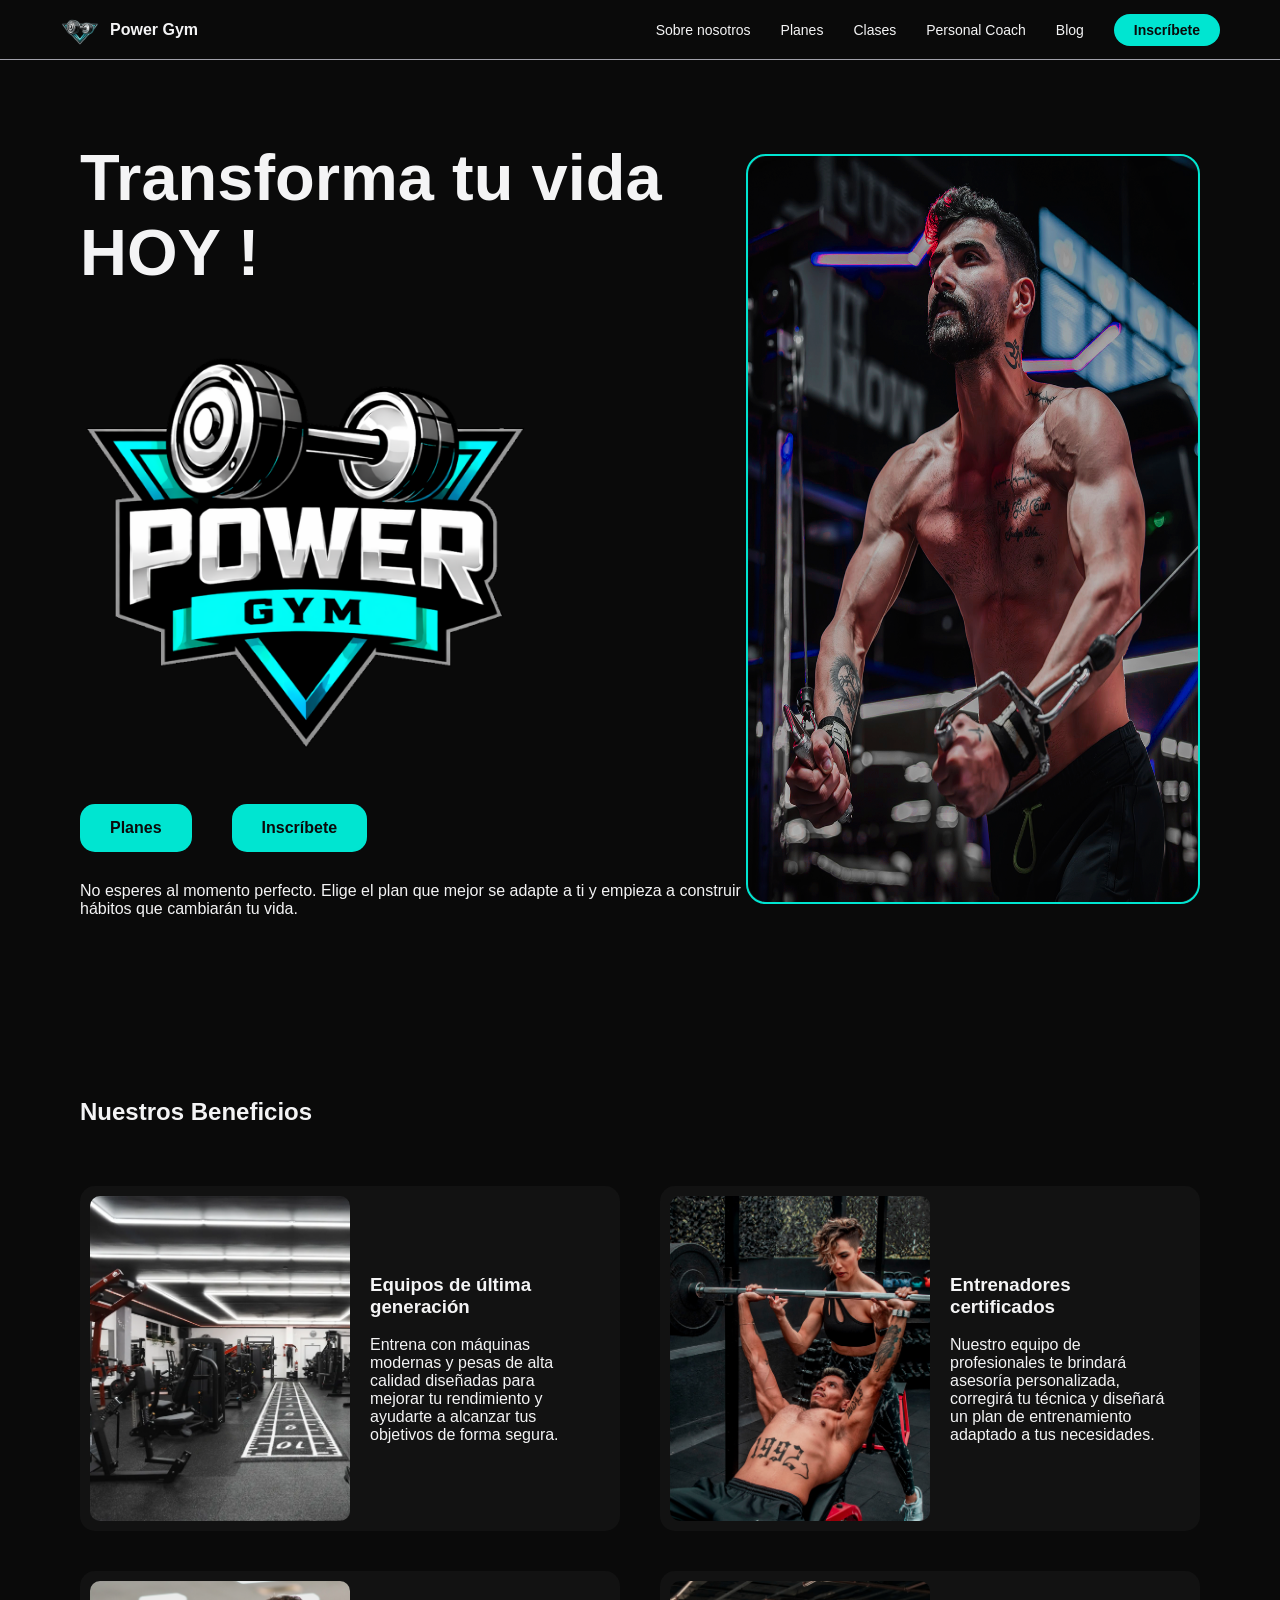
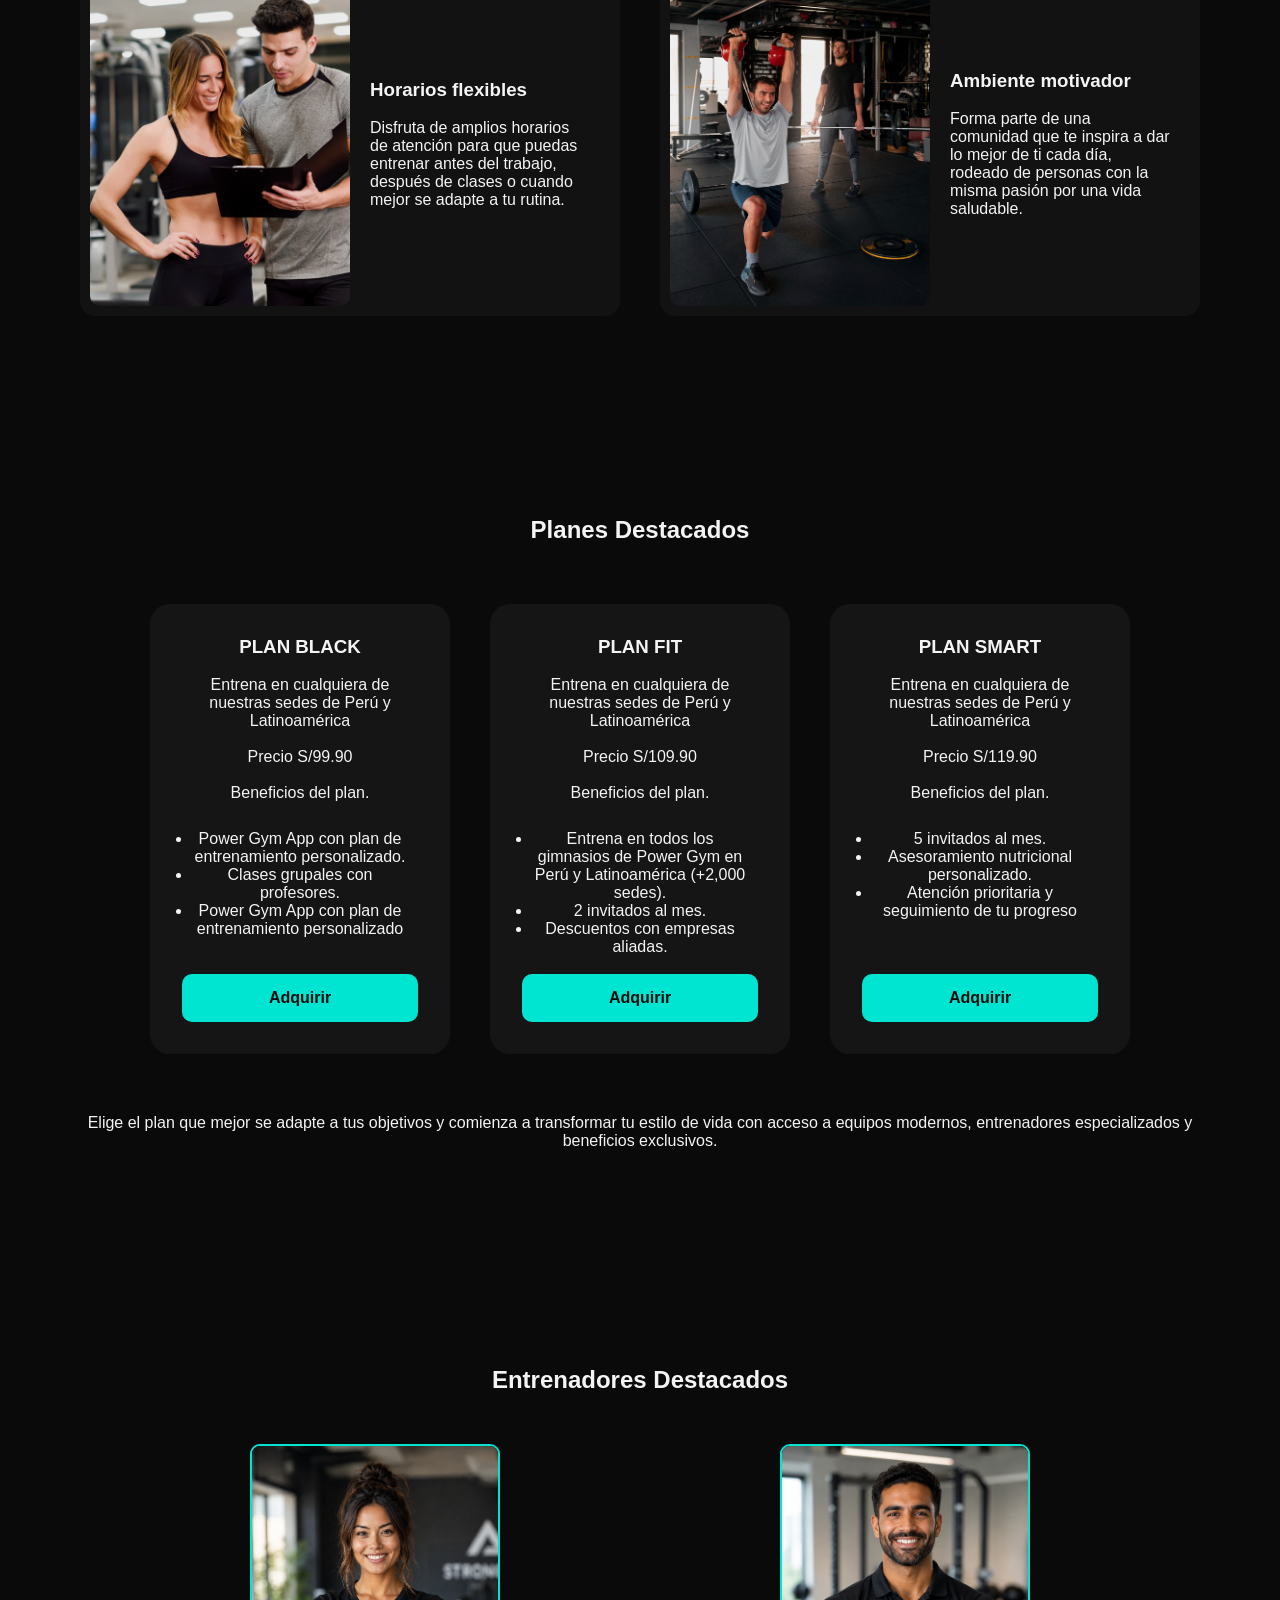
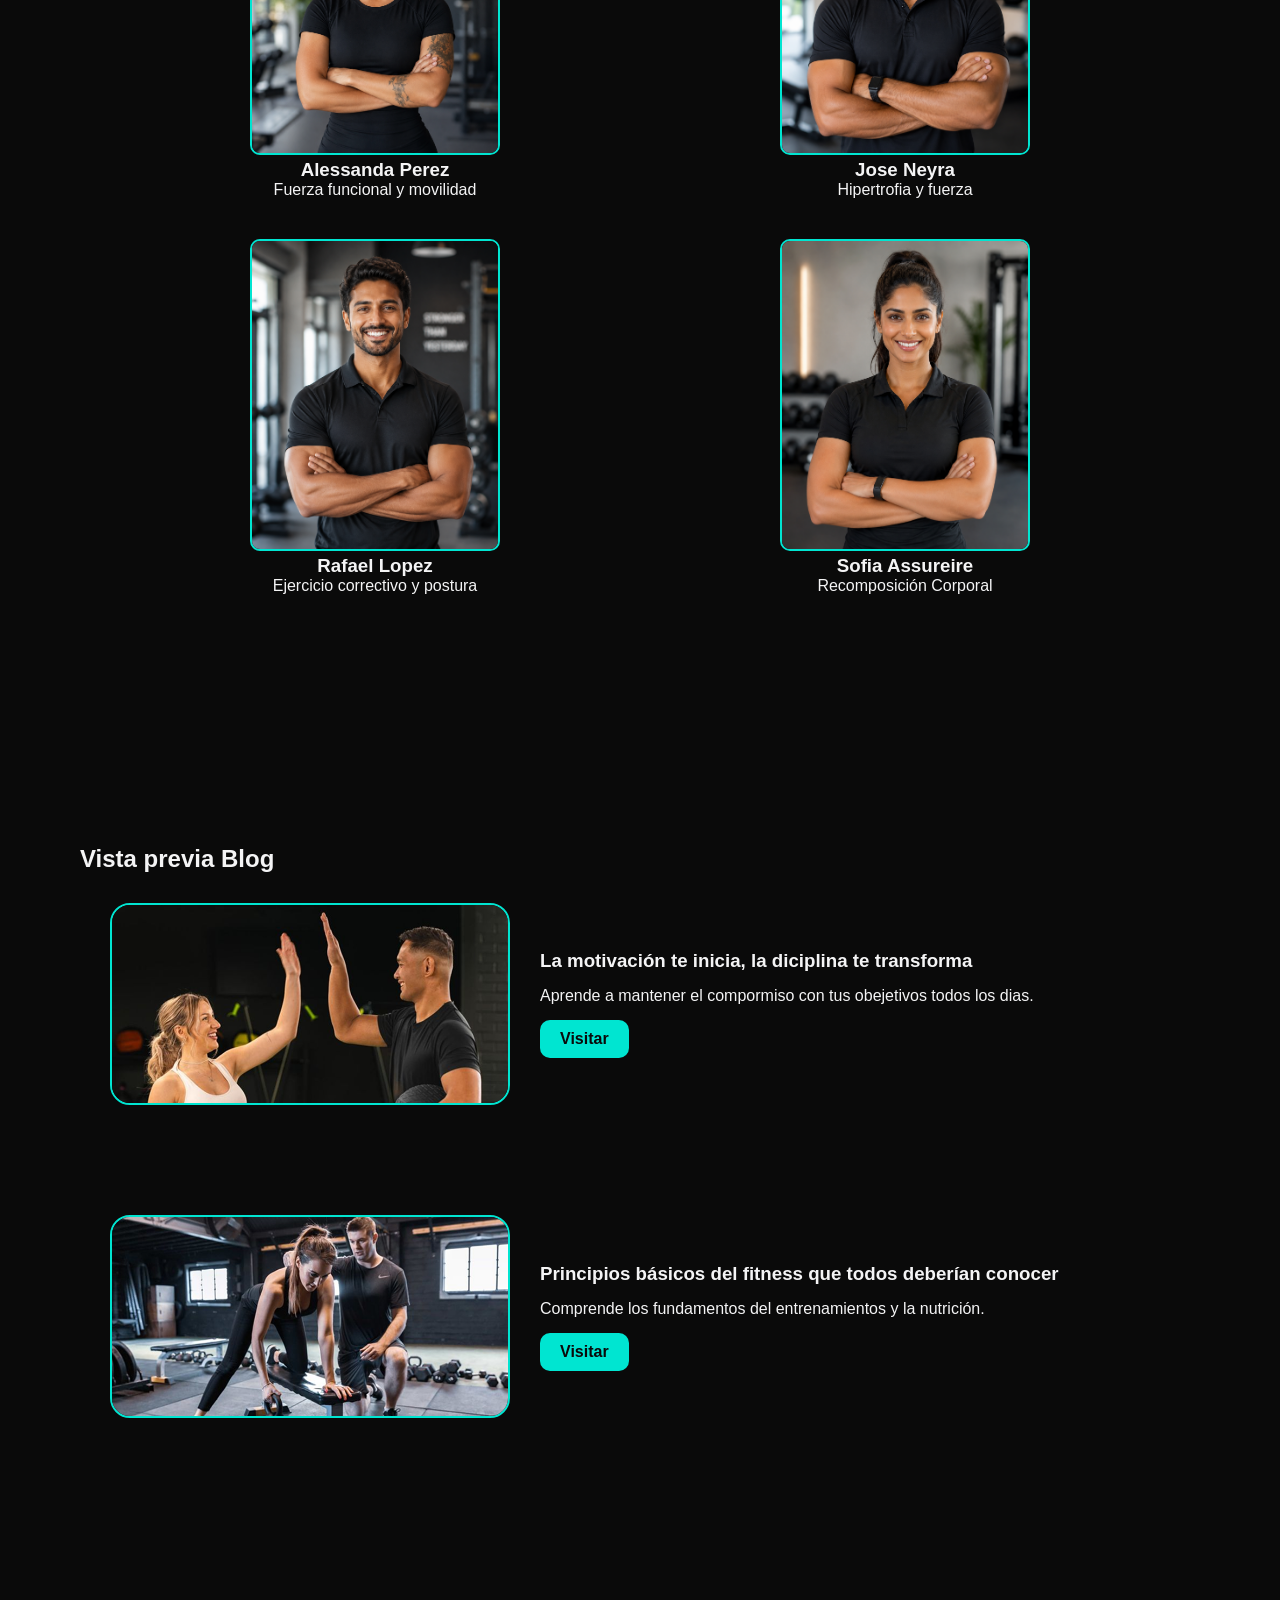
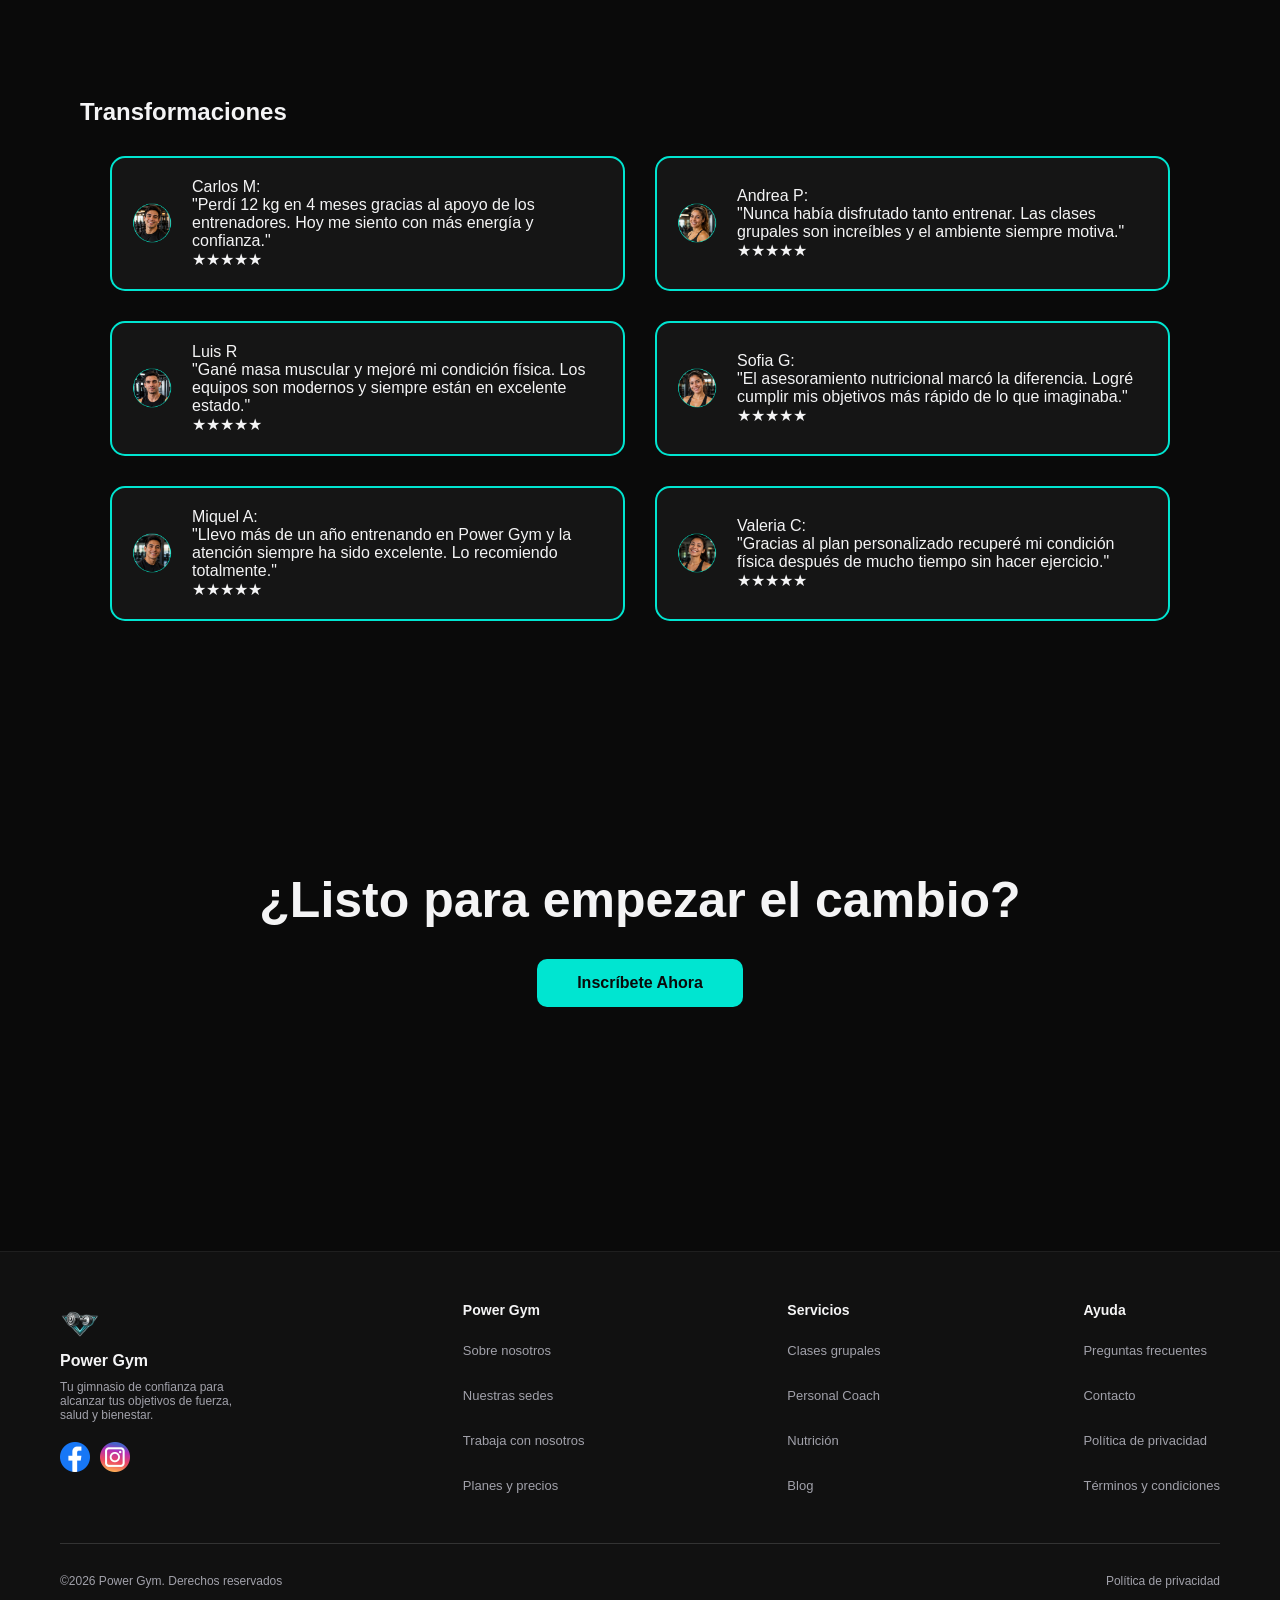
<file: index.html>
<!DOCTYPE html>
<html lang="en">

<head>
    <meta charset="UTF-8">
    <meta name="viewport" content="width=device-width, initial-scale=1.0">
    <title>Power Gym</title>
    <link rel="stylesheet" href="style.css">
</head>

<body>

    <header id="encabezado">
        <a href="index.html" id="logo">
            <div class="caja_logo"></div>
            <span>Power Gym</span>
        </a>
        <nav id="menu">
            <a href="nosotros.html">Sobre nosotros</a>
            <a href="planes/planes.html">Planes</a>
            <a href="clases/clases.html">Clases</a>
            <a href="coach_formulario/coach_formulario/Coach.html">Personal Coach</a>
            <a href="blog_articulo/blog.html">Blog</a>
            <a href="planes/formulario_planes/form_planes.html" id="btn_inscribete">Inscríbete</a>
        </nav>
    </header>

    <section id="inicio">

        <div class="contenido_inicio">

            <h1>Transforma tu vida HOY !</h1>

            <img src="logo/logo1.png" alt="Logo del gimnasio">

            <div class="botones">
                <a href="planes/planes.html">Planes</a>
                <a href="planes/formulario_planes/form_planes.html">Inscríbete</a>
            </div>

            <p>
                No esperes al momento perfecto. Elige el plan que mejor se adapte a ti y empieza a construir hábitos que
                cambiarán tu vida.
            </p>

        </div>

        <div class="imagen-principal">
            <img src="imagenes/persona entrenando.png" alt="">
        </div>

    </section>

    <section id="beneficios">

        <h2>Nuestros Beneficios</h2>

        <div class="contenedor_beneficios">

            <article>
                <img src="imagenes/equipos_home.png" alt="">
                <div>
                    <h3>Equipos de última generación</h3>
                    <br>
                    <p>
                        Entrena con máquinas modernas y pesas de alta calidad diseñadas para mejorar tu rendimiento y
                        ayudarte a alcanzar tus objetivos de forma segura.
                    </p>
                </div>
            </article>

            <article>
                <img src="imagenes/entrenador_home.png" alt="">
                <div>
                    <h3>Entrenadores certificados</h3>
                    <br>
                    <p>
                        Nuestro equipo de profesionales te brindará asesoría personalizada, corregirá tu técnica y
                        diseñará un plan de entrenamiento adaptado a tus necesidades.
                    </p>
                </div>
            </article>

            <article>
                <img src="imagenes/horarios_home.png" alt="">
                <div>
                    <h3>Horarios flexibles</h3>
                    <br>
                    <p>
                        Disfruta de amplios horarios de atención para que puedas entrenar antes del trabajo, después de
                        clases o cuando mejor se adapte a tu rutina.
                    </p>
                </div>
            </article>

            <article>
                <img src="imagenes/ambiente_home.png" alt="">
                <div>
                    <h3>Ambiente motivador</h3>
                    <br>
                    <p>
                        Forma parte de una comunidad que te inspira a dar lo mejor de ti cada día, rodeado de personas
                        con la misma pasión por una vida saludable.
                    </p>
                </div>
            </article>

        </div>

    </section>

    <section id="planes">

        <h2>Planes Destacados</h2>

        <div class="contenedor_planes">

            <article class="plan planbasico">
                <h3>PLAN BLACK</h3>
                <br>
                <P>Entrena en cualquiera de nuestras sedes de Perú y Latinoamérica</P>
                <br>
                <p>Precio S/99.90</p>
                <br>
                <p>Beneficios del plan.</p>
                <br>
                <ul>
                    <li>Power Gym App con plan de entrenamiento personalizado.</li>
                    <li>Clases grupales con profesores.</li>
                    <li>Power Gym App con plan de entrenamiento personalizado</li>
                </ul>
                <a href="planes/formulario_planes/form_planes.html">Adquirir</a>
            </article>

            <article class="plan planpro">
                <h3>PLAN FIT</h3>
                <br>
                <P>Entrena en cualquiera de nuestras sedes de Perú y Latinoamérica</P>
                <br>
                <p>Precio S/109.90</p>
                <br>
                <p>Beneficios del plan.</p>
                <br>
                <ul>
                    <li>Entrena en todos los gimnasios de Power Gym en Perú y Latinoamérica (+2,000 sedes).</li>
                    <li>2 invitados al mes.</li>
                    <li>Descuentos con empresas aliadas.</li>
                </ul>
                <a href="planes/formulario_planes/form_planes.html">Adquirir</a>
            </article>

            <article class="plan planpower">
                <h3>PLAN SMART</h3>
                <br>
                <P>Entrena en cualquiera de nuestras sedes de Perú y Latinoamérica</P>
                <br>
                <p>Precio S/119.90</p>
                <br>
                <p>Beneficios del plan.</p>
                <br>
                <ul>
                    <li>5 invitados al mes.</li>
                    <li>Asesoramiento nutricional personalizado.</li>
                    <li>Atención prioritaria y seguimiento de tu progreso</li>
                </ul>
                <a href="planes/formulario_planes/form_planes.html">Adquirir</a>
            </article>

        </div>

        <p>
            Elige el plan que mejor se adapte a tus objetivos y comienza a transformar tu estilo de vida con acceso a
            equipos modernos, entrenadores especializados y beneficios exclusivos.
        </p>

    </section>

    <section id="coaches">

        <h2>Entrenadores Destacados</h2>

        <div class="contenedor_coaches">

            <article>
                <img src="imagenes/Alessandra Perez_home.png" alt="">
                <h3>Alessanda Perez</h3>
                <p>Fuerza funcional y movilidad</p>
            </article>

            <article>
                <img src="imagenes/Jose Neyra_home.png" alt="">
                <h3>Jose Neyra</h3>
                <p>Hipertrofia y fuerza</p>
            </article>

            <article>
                <img src="imagenes/Rafael Lopez_home.png" alt="">
                <h3>Rafael Lopez</h3>
                <p>Ejercicio correctivo y postura</p>
            </article>

            <article>
                <img src="imagenes/Sofia Assureire_home.png" alt="">
                <h3>Sofia Assureire</h3>
                <p>Recomposición Corporal</p>
            </article>

        </div>

    </section>

    <section id="blog">

        <h2>Vista previa Blog</h2>

        <article>
            <img src="imagenes/Motivacionblog_home.png" alt="">
            <div class="contenido_blog">
                <h3>La motivación te inicia, la diciplina te transforma</h3>
                <p>Aprende a mantener el compormiso con tus obejetivos todos los dias.</p>
                <a href="blog_articulo/blog.html">Visitar</a>
            </div>
        </article>

        <article>
            <img src="imagenes/Educacionblog_home.png" alt="">
            <div class="contenido_blog">
                <h3>Principios básicos del fitness que todos deberían conocer</h3>
                <p>Comprende los fundamentos del entrenamientos y la nutrición.</p>
                <a href="blog_articulo/blog.html">Visitar</a>
            </div>
        </article>

    </section>

    <section id="transformaciones">

        <h2>Transformaciones</h2>

        <div class="contenedor_testimonios">

            <article>
                <img src="imagenes/usuarios_home/usuario1_home.png" alt="">
                <div class="comentario">
                    <p>Carlos M:</p>
                    <p>"Perdí 12 kg en 4 meses gracias al apoyo de los entrenadores. Hoy me siento con más energía y
                        confianza."</p>
                    <p>★★★★★</p>
                </div>
            </article>

            <article>
                <img src="imagenes/usuarios_home/usuario2_home.png" alt="">
                <div class="comentario">
                    <p>Andrea P:</p>
                    <p>"Nunca había disfrutado tanto entrenar. Las clases grupales son increíbles y el ambiente siempre
                        motiva."</p>
                    <p>★★★★★</p>
                </div>
            </article>

            <article>
                <img src="imagenes/usuarios_home/usuario3_home.png" alt="">
                <div class="comentario">
                    <p>Luis R</p>
                    <p>"Gané masa muscular y mejoré mi condición física. Los equipos son modernos y siempre están en
                        excelente estado."</p>
                    <p>★★★★★</p>
                </div>
            </article>

            <article>
                <img src="imagenes/usuarios_home/usuario4_home.png" alt="">
                <div class="comentario">
                    <P>Sofia G:</P>
                    <p>"El asesoramiento nutricional marcó la diferencia. Logré cumplir mis objetivos más rápido de lo
                        que imaginaba."</p>
                    <p>★★★★★</p>
                </div>
            </article>

            <article>
                <img src="imagenes/usuarios_home/usuario5_home.png" alt="">
                <div class="comentario">
                    <P>Miquel A:</P>
                    <p>"Llevo más de un año entrenando en Power Gym y la atención siempre ha sido excelente. Lo
                        recomiendo totalmente."</p>
                    <p>★★★★★</p>
                </div>
            </article>

            <article>
                <img src="imagenes/usuarios_home/usuario6_home.png" alt="">
                <div class="comentario">
                    <p>Valeria C:</p>
                    <p>"Gracias al plan personalizado recuperé mi condición física después de mucho tiempo sin hacer
                        ejercicio."</p>
                    <p>★★★★★</p>
                </div>
            </article>

        </div>

    </section>

    <section id="inscripcion">

        <h2>¿Listo para empezar el cambio?</h2>

        <a href="planes/formulario_planes/form_planes.html">
            Inscríbete Ahora
        </a>

    </section>

    <footer id="pie">
        <div id="footer_logo">
            <div class="caja_logo"></div>
            <span>Power Gym</span>
            <p>Tu gimnasio de confianza para alcanzar tus objetivos de fuerza, salud y bienestar.</p>
            <div id="redes">
                <a href="" target="_blank">
                    <div class="caja_red" style="background-image:url('imagenes/face_icon_home.png');"></div>
                </a>
                <a href="" target="_blank">
                    <div class="caja_red" style="background-image:url('imagenes/inst_icon_home.png');"></div>
                </a>
            </div>
        </div>
        <nav class="columna_footer">
            <h4>Power Gym</h4>
            <a href="">Sobre nosotros</a>
            <a href="">Nuestras sedes</a>
            <a href="">Trabaja con nosotros</a>
            <a href="planes/planes.html">Planes y precios</a>
        </nav>
        <nav class="columna_footer">
            <h4>Servicios</h4>
            <a href="">Clases grupales</a>
            <a href="coach_formulario/coach_formulario/Coach.html">Personal Coach</a>
            <a href="">Nutrición</a>
            <a href="blog_articulo/blog.html">Blog</a>
        </nav>
        <nav class="columna_footer">
            <h4>Ayuda</h4>
            <a href="">Preguntas frecuentes</a>
            <a href="">Contacto</a>
            <a href="">Política de privacidad</a>
            <a href="">Términos y condiciones</a>
        </nav>
        <div id="footer_bottom">
            <p>©2026 Power Gym. Derechos reservados</p>
            <a href="">Política de privacidad</a>
        </div>
    </footer>

</body>

</html>
</file>
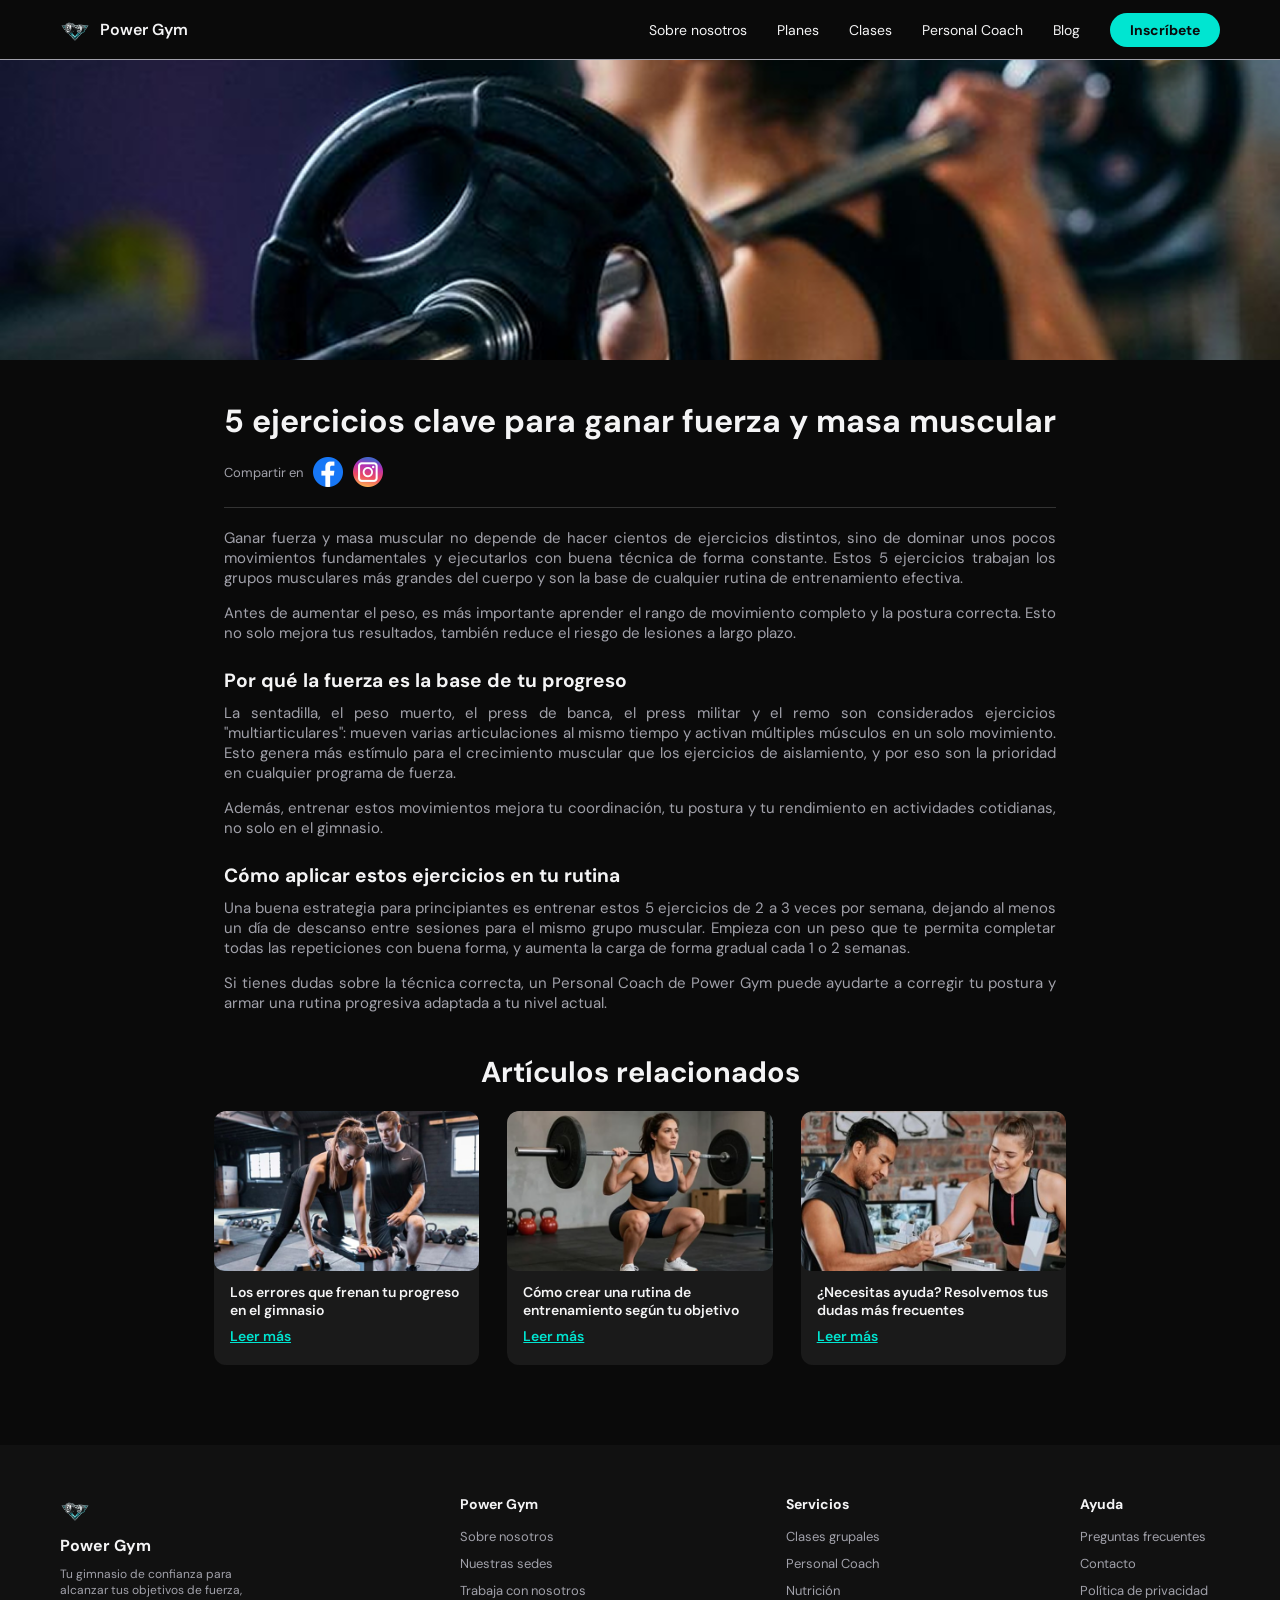
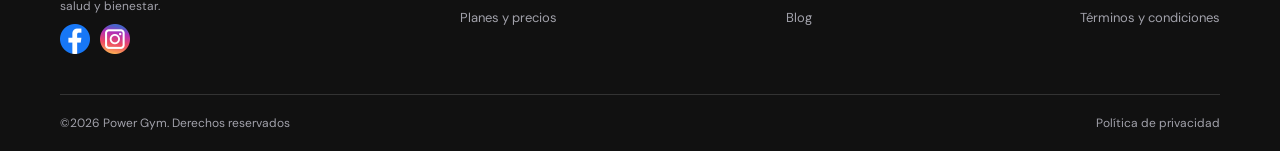
<file: blog_articulo/articulo.html>
<!DOCTYPE html>
<html lang="es">
<head>
    <meta charset="UTF-8">
    <meta name="viewport" content="width=device-width, initial-scale=1.0">
    <title>5 ejercicios clave para ganar fuerza y masa muscular - Power Gym</title>
    <link rel="stylesheet" href="blog.css">
</head>
<body>

    <!-- header -->
    <header id="encabezado">
        <a href="index.html" id="logo">
                    <div class="caja_logo" style="background-image:url('img_blog/Logo - PG.png');"></div>
             <span>Power Gym</span>
        </a>
        <nav id="menu">
            <a href="nosotros.html">Sobre nosotros</a>
            <a href="../planes/planes.html">Planes</a>
            <a href="../clases/clases.html">Clases</a>
            <a href="../coach_formulario/coach.html">Personal Coach</a>
            <a href="blog.html">Blog</a>
            <a href="../planes/formulario_planes/form_planes.html" id="btn_inscribete">Inscríbete</a>
        </nav>
    </header>

    <div id="banner_articulo">
         <div class="caja_img banner" style="background-image:url('img_blog/Ejercicio1_banner.png');"></div>
    </div>

    <!-- contenido del articulo -->
    <article id="contenido_articulo">
        <h1>5 ejercicios clave para ganar fuerza y masa muscular</h1>

        <div id="compartir">
            <span>Compartir en</span>
            <a href="">
                    <div class="caja_red" style="background-image:url('iconos/fb_icon.png');"></div></a>
            <a href="">
                    <div class="caja_red" style="background-image:url('iconos/inst_icon.png');"></div></a>
        </div>

        <div class="linea_divisora"></div>

        <p>Ganar fuerza y masa muscular no depende de hacer cientos de ejercicios distintos, sino de dominar unos pocos movimientos fundamentales y ejecutarlos con buena técnica de forma constante. Estos 5 ejercicios trabajan los grupos musculares más grandes del cuerpo y son la base de cualquier rutina de entrenamiento efectiva.</p>
        <p>Antes de aumentar el peso, es más importante aprender el rango de movimiento completo y la postura correcta. Esto no solo mejora tus resultados, también reduce el riesgo de lesiones a largo plazo.</p>

        <h2>Por qué la fuerza es la base de tu progreso</h2>

        <p>La sentadilla, el peso muerto, el press de banca, el press militar y el remo son considerados ejercicios "multiarticulares": mueven varias articulaciones al mismo tiempo y activan múltiples músculos en un solo movimiento. Esto genera más estímulo para el crecimiento muscular que los ejercicios de aislamiento, y por eso son la prioridad en cualquier programa de fuerza.</p>
        <p>Además, entrenar estos movimientos mejora tu coordinación, tu postura y tu rendimiento en actividades cotidianas, no solo en el gimnasio.</p>

        <h2>Cómo aplicar estos ejercicios en tu rutina</h2>

        <p>Una buena estrategia para principiantes es entrenar estos 5 ejercicios de 2 a 3 veces por semana, dejando al menos un día de descanso entre sesiones para el mismo grupo muscular. Empieza con un peso que te permita completar todas las repeticiones con buena forma, y aumenta la carga de forma gradual cada 1 o 2 semanas.</p>
        <p>Si tienes dudas sobre la técnica correcta, un Personal Coach de Power Gym puede ayudarte a corregir tu postura y armar una rutina progresiva adaptada a tu nivel actual.</p>
    </article>

    <!-- articulos relacionados -->
    <section id="articulos_relacionados">
        <h2>Artículos relacionados</h2>
        <div class="fila">
            <div class="columna">
                <div class="card_articulo">
                    <div class="caja_img mediana" style="background-image:url('img_blog/Educacion2.png');"></div>
                    <h3>Los errores que frenan tu progreso en el gimnasio</h3>
                    <a href="" class="link_leer">Leer más</a>
                </div>
            </div>
            <div class="columna">
                <div class="card_articulo">
                    <div class="caja_img mediana" style="background-image:url('img_blog/Ejercicio2.png');"></div>
                    <h3>Cómo crear una rutina de entrenamiento según tu objetivo</h3>
                    <a href="" class="link_leer">Leer más</a>
                </div>
            </div>
            <div class="columna">
                <div class="card_articulo">
                    <div class="caja_img mediana" style="background-image:url('img_blog/soporte.png');"></div>
                    <h3>¿Necesitas ayuda? Resolvemos tus dudas más frecuentes</h3>
                    <a href="" class="link_leer">Leer más</a>
                </div>
            </div>
        </div>
    </section>

    <!-- footer -->
    <footer id="pie">
        <div id="footer_logo">
                    <div class="caja_logo" style="background-image:url('img_blog/Logo - PG.png');"></div>
            <span>Power Gym</span>
            <p>Tu gimnasio de confianza para alcanzar tus objetivos de fuerza, salud y bienestar.</p>
            <div id="redes">
                <a href="" target="_blank">
                    <div class="caja_red" style="background-image:url('iconos/fb_icon.png');"></div></a>
                <a href="" target="_blank">
                    <div class="caja_red" style="background-image:url('iconos/inst_icon.png');"></div></a>
            </div>
        </div>
        <nav class="columna_footer">
            <h4>Power Gym</h4>
            <a href="">Sobre nosotros</a>
            <a href="">Nuestras sedes</a>
            <a href="">Trabaja con nosotros</a>
            <a href="../planes/planes.html">Planes y precios</a>
        </nav>
        <nav class="columna_footer">
            <h4>Servicios</h4>
            <a href="">Clases grupales</a>
            <a href="">Personal Coach</a>
            <a href="">Nutrición</a>
            <a href="articulo.html">Blog</a>
        </nav>
        <nav class="columna_footer">
            <h4>Ayuda</h4>
            <a href="">Preguntas frecuentes</a>
            <a href="">Contacto</a>
            <a href="">Política de privacidad</a>
            <a href="">Términos y condiciones</a>
        </nav>
        <div id="footer_bottom">
            <p>©2026 Power Gym. Derechos reservados</p>
            <a href="">Política de privacidad</a>
        </div>
    </footer>

</body>
</html>
</file>
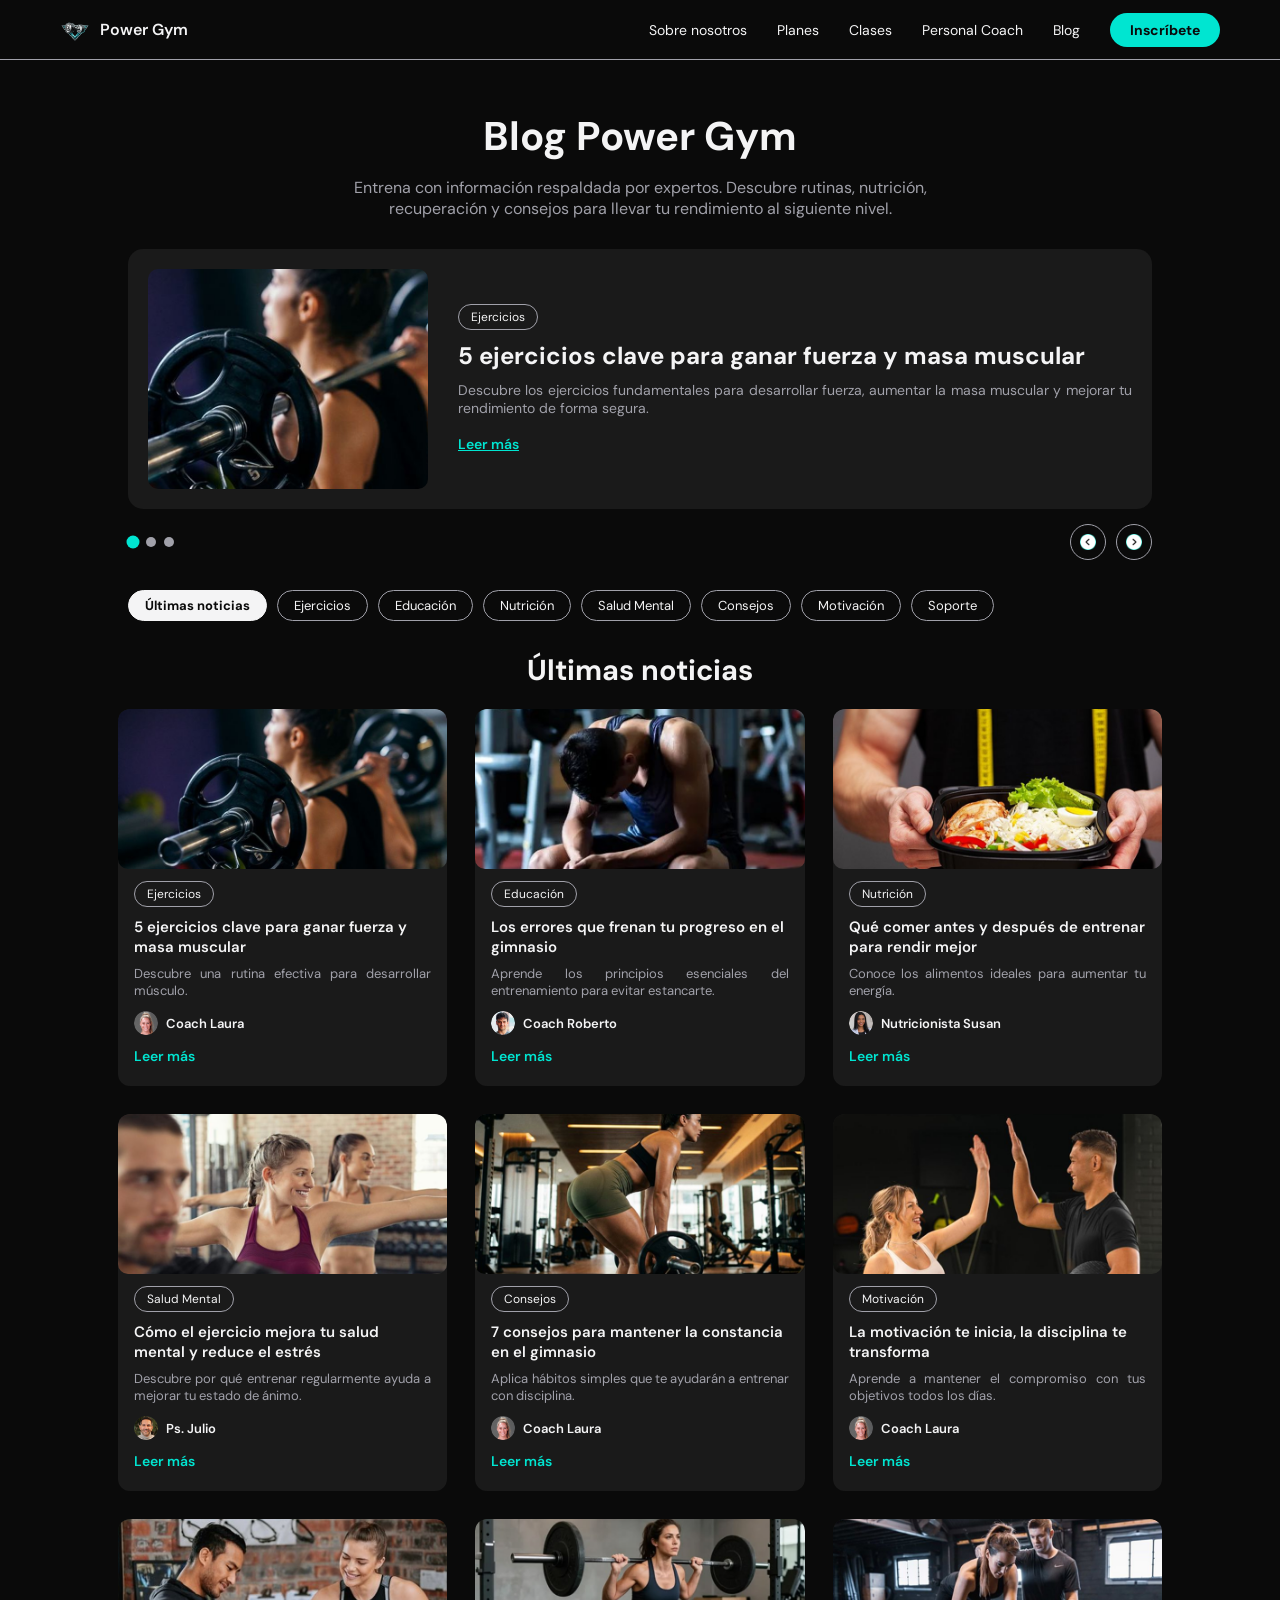
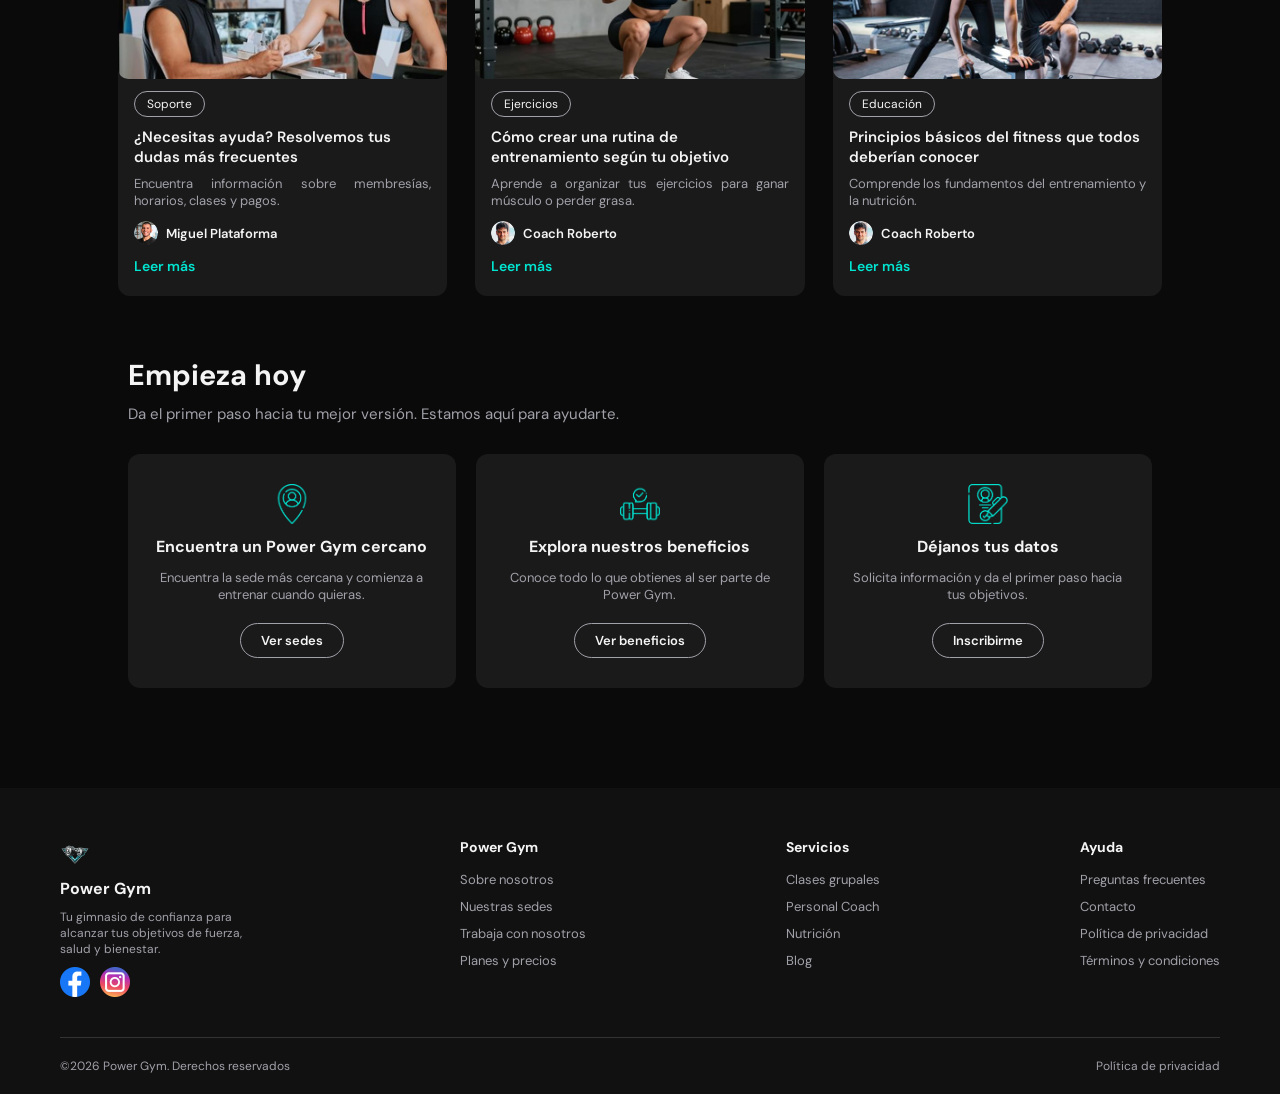
<file: blog_articulo/blog.html>
<!DOCTYPE html>
<html lang="es">
<head>
    <meta charset="UTF-8">
    <meta name="viewport" content="width=device-width, initial-scale=1.0">
    <title>Blog - Power Gym</title>
    <link rel="stylesheet" href="blog.css">
</head>
<body>

    <!-- header -->
    <header id="encabezado">
        <a href="../index.html" id="logo">
                    <div class="caja_logo" style="background-image:url('img_blog/Logo - PG.png');"></div>
             <span>Power Gym</span>
        </a>
        <nav id="menu">
            <a href="nosotros.html">Sobre nosotros</a>
            <a href="../planes/planes.html">Planes</a>
            <a href="../clases/clases.html">Clases</a>
            <a href="../coach_formulario/coach.html">Personal Coach</a>
            <a href="blog.html">Blog</a>
            <a href="../planes/formulario_planes/form_planes.html" id="btn_inscribete">Inscríbete</a>
        </nav>
    </header>

    <section id="titulo_blog">
        <h1>Blog Power Gym</h1>
        <p id="subtitulo_blog">Entrena con información respaldada por expertos. Descubre rutinas, nutrición, recuperación y consejos para llevar tu rendimiento al siguiente nivel.</p>
    </section>

    <section id="destacado">
        <div id="destacado_carrusel">

            <input type="radio" name="destacado_radio" id="rd-1" class="radio_destacado" checked>
            <input type="radio" name="destacado_radio" id="rd-2" class="radio_destacado">
            <input type="radio" name="destacado_radio" id="rd-3" class="radio_destacado">

            <!-- Destacado 1 -->
            <div class="destacado_item" id="ditem-1">
                <div class="destacado_slide">
                    <div class="caja_img grande" style="background-image:url('img_blog/destacadoblog_1.png');"></div>
                    <div id="info_destacada">
                        <div class="fila_tags">
                            <span class="tag">Ejercicios</span>
                        </div>
                        <h2>5 ejercicios clave para ganar fuerza y masa muscular</h2>
                        <p>Descubre los ejercicios fundamentales para desarrollar fuerza, aumentar la masa muscular y mejorar tu rendimiento de forma segura.</p>
                        <a href="articulo.html" class="link_leer">Leer más</a>
                    </div>
                </div>
                <!-- dot1 -->
                <div class="controles_destacado">
                    <div class="puntos_destacado">
                        <label for="rd-1" class="punto activo"></label>
                        <label for="rd-2" class="punto"></label>
                        <label for="rd-3" class="punto"></label>
                    </div>
                    <div class="flechas_destacado">
                        <label for="rd-3" class="flecha">
                            <img src="img_blog/left arrow.png" alt="Anterior">
                        </label>
                        <label for="rd-2" class="flecha">
                            <img src="img_blog/right arrow.png" alt="Siguiente">
                        </label>
                    </div>
                </div>
            </div>

            <!-- Destcado 2 -->
            <div class="destacado_item" id="ditem-2">
                <div class="destacado_slide">
                    <div class="caja_img grande" style="background-image:url('img_blog/destacadoblog_2.png');"></div>
                    <div id="info_destacada">
                        <div class="fila_tags">
                            <span class="tag">Educación</span>
                        </div>
                        <h2>Los errores que frenan tu progreso en el gimnasio</h2>
                        <p>Conoce los principios esenciales del entrenamiento para evitar el estancamiento y seguir avanzando semana a semana.</p>
                    </div>
                </div>
                <!-- dot2-->
                <div class="controles_destacado">
                    <div class="puntos_destacado">
                        <label for="rd-1" class="punto"></label>
                        <label for="rd-2" class="punto activo"></label>
                        <label for="rd-3" class="punto"></label>
                    </div>
                    <div class="flechas_destacado">
                        <label for="rd-1" class="flecha">
                            <img src="img_blog/left arrow.png" alt="Anterior">
                        </label>
                        <label for="rd-3" class="flecha">
                            <img src="img_blog/right arrow.png" alt="Siguiente">
                        </label>
                    </div>
                </div>
            </div>

            <!-- Destcado 3 -->
            <div class="destacado_item" id="ditem-3">
                <div class="destacado_slide">
                    <div class="caja_img grande" style="background-image:url('img_blog/destacadoblog_3.png');"></div>
                    <div id="info_destacada">
                        <div class="fila_tags">
                            <span class="tag">Nutrición</span>
                        </div>
                        <h2>Qué comer antes y después de entrenar para rendir mejor</h2>
                        <p>Conoce los alimentos ideales para tener energía durante el entrenamiento y recuperarte más rápido después.</p>
                    </div>
                </div>
                <!-- dot3 -->
                <div class="controles_destacado">
                    <div class="puntos_destacado">
                        <label for="rd-1" class="punto"></label>
                        <label for="rd-2" class="punto"></label>
                        <label for="rd-3" class="punto activo"></label>
                    </div>
                    <div class="flechas_destacado">
                        <label for="rd-2" class="flecha">
                            <img src="img_blog/left arrow.png" alt="Anterior">
                        </label>
                        <label for="rd-1" class="flecha">
                            <img src="img_blog/right arrow.png" alt="Siguiente">
                        </label>
                    </div>
                </div>
            </div>

        </div>
    </section>

    <!-- filtros con chips -->
    <section id="filtros_wrapper">

        <!-- radios ocultos: guardan el filtro que está activo -->
        <input type="radio" name="filtro" id="rf-todos" class="radio_filtro" checked>
        <input type="radio" name="filtro" id="rf-ejercicios" class="radio_filtro">
        <input type="radio" name="filtro" id="rf-educacion" class="radio_filtro">
        <input type="radio" name="filtro" id="rf-nutricion" class="radio_filtro">
        <input type="radio" name="filtro" id="rf-saludmental" class="radio_filtro">
        <input type="radio" name="filtro" id="rf-consejos" class="radio_filtro">
        <input type="radio" name="filtro" id="rf-motivacion" class="radio_filtro">
        <input type="radio" name="filtro" id="rf-soporte" class="radio_filtro">

        <div id="filtros">
            <label for="rf-todos" class="filtro">Últimas noticias</label>
            <label for="rf-ejercicios" class="filtro">Ejercicios</label>
            <label for="rf-educacion" class="filtro">Educación</label>
            <label for="rf-nutricion" class="filtro">Nutrición</label>
            <label for="rf-saludmental" class="filtro">Salud Mental</label>
            <label for="rf-consejos" class="filtro">Consejos</label>
            <label for="rf-motivacion" class="filtro">Motivación</label>
            <label for="rf-soporte" class="filtro">Soporte</label>
        </div>

        <!-- seccion ultimas noticias -->
        <section id="ultimas_noticias">
            <h2>Últimas noticias</h2>
            <div class="fila">

                <a href="articulo.html" class="columna card_articulo cat-ejercicios">
                    <div class="caja_img mediana" style="background-image:url('img_blog/Ejercicios1.png');"></div>
                    <div class="info_card">
                        <span class="tag">Ejercicios</span>
                        <h3>5 ejercicios clave para ganar fuerza y masa muscular</h3>
                        <p>Descubre una rutina efectiva para desarrollar músculo.</p>
                        <div class="autor_card">
                            <span class="icono_autor" style="background-image:url('img_blog/Coach_Laura.png');"></span>
                            <span>Coach Laura</span>
                        </div>
                    <span class="link_leer">Leer más</span>
                    </div>
                </a>

                <a href="articulo.html" class="columna card_articulo cat-educacion">
                    <div class="caja_img mediana" style="background-image:url('img_blog/Educacion1.png');"></div>
                    <div class="info_card">
                        <span class="tag">Educación</span>
                        <h3>Los errores que frenan tu progreso en el gimnasio</h3>
                        <p>Aprende los principios esenciales del entrenamiento para evitar estancarte.</p>
                        <div class="autor_card">
                            <span class="icono_autor" style="background-image:url('img_blog/Coach_Roberto.png');"></span>
                            <span>Coach Roberto</span>
                        </div>
                    <span class="link_leer">Leer más</span>
                    </div>
                </a>

                <a href="articulo.html" class="columna card_articulo cat-nutricion">
                    <div class="caja_img mediana" style="background-image:url('img_blog/Nutricion.png');"></div>
                    <div class="info_card">
                        <span class="tag">Nutrición</span>
                        <h3>Qué comer antes y después de entrenar para rendir mejor</h3>
                        <p>Conoce los alimentos ideales para aumentar tu energía.</p>
                        <div class="autor_card">
                            <span class="icono_autor" style="background-image:url('img_blog/Nutri_Susan.png');"></span>
                            <span>Nutricionista Susan</span>
                        </div>
                    <span class="link_leer">Leer más</span>
                    </div>
                </a>

                <a href="articulo.html" class="columna card_articulo cat-saludmental">
                    <div class="caja_img mediana" style="background-image:url('img_blog/Saludmental.png');"></div>
                    <div class="info_card">
                        <span class="tag">Salud Mental</span>
                        <h3>Cómo el ejercicio mejora tu salud mental y reduce el estrés</h3>
                        <p>Descubre por qué entrenar regularmente ayuda a mejorar tu estado de ánimo.</p>
                        <div class="autor_card">
                            <span class="icono_autor" style="background-image:url('img_blog/Ps_Julio.png');"></span>
                            <span>Ps. Julio</span>
                        </div>
                    <span class="link_leer">Leer más</span>
                    </div>
                </a>

                <a href="articulo.html" class="columna card_articulo cat-consejos">
                    <div class="caja_img mediana" style="background-image:url('img_blog/Consejos.png');"></div>
                    <div class="info_card">
                        <span class="tag">Consejos</span>
                        <h3>7 consejos para mantener la constancia en el gimnasio</h3>
                        <p>Aplica hábitos simples que te ayudarán a entrenar con disciplina.</p>
                        <div class="autor_card">
                            <span class="icono_autor" style="background-image:url('img_blog/Coach_Laura.png');"></span>
                            <span>Coach Laura</span>
                        </div>
                    <span class="link_leer">Leer más</span>
                    </div>
                </a>

                <a href="articulo.html" class="columna card_articulo cat-motivacion">
                    <div class="caja_img mediana" style="background-image:url('img_blog/Motivacion.png');"></div>
                    <div class="info_card">
                        <span class="tag">Motivación</span>
                        <h3>La motivación te inicia, la disciplina te transforma</h3>
                        <p>Aprende a mantener el compromiso con tus objetivos todos los días.</p>
                        <div class="autor_card">
                            <span class="icono_autor" style="background-image:url('img_blog/Coach_Laura.png');"></span>
                            <span>Coach Laura</span>
                        </div>
                    <span class="link_leer">Leer más</span>
                    </div>
                </a>

                <a href="articulo.html" class="columna card_articulo cat-soporte">
                    <div class="caja_img mediana" style="background-image:url('img_blog/soporte.png');"></div>
                    <div class="info_card">
                        <span class="tag">Soporte</span>
                        <h3>¿Necesitas ayuda? Resolvemos tus dudas más frecuentes</h3>
                        <p>Encuentra información sobre membresías, horarios, clases y pagos.</p>
                        <div class="autor_card">
                            <span class="icono_autor" style="background-image:url('img_blog/Miguel_Plataforma.png');"></span>
                            <span>Miguel Plataforma</span>
                        </div>
                    <span class="link_leer">Leer más</span>
                    </div>
                </a>

                <a href="articulo.html" class="columna card_articulo cat-ejercicios">
                    <div class="caja_img mediana" style="background-image:url('img_blog/Ejercicio2.png');"></div>
                    <div class="info_card">
                        <span class="tag">Ejercicios</span>
                        <h3>Cómo crear una rutina de entrenamiento según tu objetivo</h3>
                        <p>Aprende a organizar tus ejercicios para ganar músculo o perder grasa.</p>
                        <div class="autor_card">
                            <span class="icono_autor" style="background-image:url('img_blog/Coach_Roberto.png');"></span>
                            <span>Coach Roberto</span>
                        </div>
                    <span class="link_leer">Leer más</span>
                    </div>
                </a>

                <a href="articulo.html" class="columna card_articulo cat-educacion">
                    <div class="caja_img mediana" style="background-image:url('img_blog/Educacion2.png');"></div>
                    <div class="info_card">
                        <span class="tag">Educación</span>
                        <h3>Principios básicos del fitness que todos deberían conocer</h3>
                        <p>Comprende los fundamentos del entrenamiento y la nutrición.</p>
                        <div class="autor_card">
                            <span class="icono_autor" style="background-image:url('img_blog/Coach_Roberto.png');"></span>
                            <span>Coach Roberto</span>
                        </div>
                    <span class="link_leer">Leer más</span>
                    </div>
                </a>

            </div>
        </section>
    </section>

    <!-- seccion empieza hoy -->
    <section id="empieza_hoy">
        <h2>Empieza hoy</h2>
        <p id="subtitulo_empieza">Da el primer paso hacia tu mejor versión. Estamos aquí para ayudarte.</p>
        <div class="fila">
            <div class="columna">
                <div class="card_accion">
                    <div class="caja_icono" style="background-image:url('iconos/sede_icon.png');"></div>
                    <h3>Encuentra un Power Gym cercano</h3>
                    <p>Encuentra la sede más cercana y comienza a entrenar cuando quieras.</p>
                    <a href="" class="btn_accion">Ver sedes</a>
                </div>
            </div>
            <div class="columna">
                <div class="card_accion">
                    <div class="caja_icono" style="background-image:url('iconos/beneficios_icon.png');"></div>
                    <h3>Explora nuestros beneficios</h3>
                    <p>Conoce todo lo que obtienes al ser parte de Power Gym.</p>
                    <a href="" class="btn_accion">Ver beneficios</a>
                </div>
            </div>
            <div class="columna">
                <div class="card_accion">
                    <div class="caja_icono" style="background-image:url('iconos/inscripcion_icon.png');"></div>
                    <h3>Déjanos tus datos</h3>
                    <p>Solicita información y da el primer paso hacia tus objetivos.</p>
                    <a href="../planes/formulario_planes/form_planes.html" class="btn_accion">Inscribirme</a>
                </div>
            </div>
        </div>
    </section>

    <!-- footer-->
    <footer id="pie">
        <div id="footer_logo">
                    <div class="caja_logo" style="background-image:url('img_blog/Logo - PG.png');"></div>
            <span>Power Gym</span>
            <p>Tu gimnasio de confianza para alcanzar tus objetivos de fuerza, salud y bienestar.</p>
            <div id="redes">
                <a href="" target="_blank">
                    <div class="caja_red" style="background-image:url('iconos/fb_icon.png');"></div></a>
                <a href="" target="_blank">
                    <div class="caja_red" style="background-image:url('iconos/inst_icon.png');"></div></a>
            </div>
        </div>
        <nav class="columna_footer">
            <h4>Power Gym</h4>
            <a href="">Sobre nosotros</a>
            <a href="">Nuestras sedes</a>
            <a href="">Trabaja con nosotros</a>
            <a href="../planes/planes.html">Planes y precios</a>
        </nav>
        <nav class="columna_footer">
            <h4>Servicios</h4>
            <a href="">Clases grupales</a>
            <a href="../coach_formulario/coach_formulario/Coach.html">Personal Coach</a>
            <a href="">Nutrición</a>
            <a href="blog.html">Blog</a>
        </nav>
        <nav class="columna_footer">
            <h4>Ayuda</h4>
            <a href="">Preguntas frecuentes</a>
            <a href="">Contacto</a>
            <a href="">Política de privacidad</a>
            <a href="">Términos y condiciones</a>
        </nav>
        <div id="footer_bottom">
            <p>©2026 Power Gym. Derechos reservados</p>
            <a href="">Política de privacidad</a>
        </div>
    </footer>

</body>
</html>
</file>
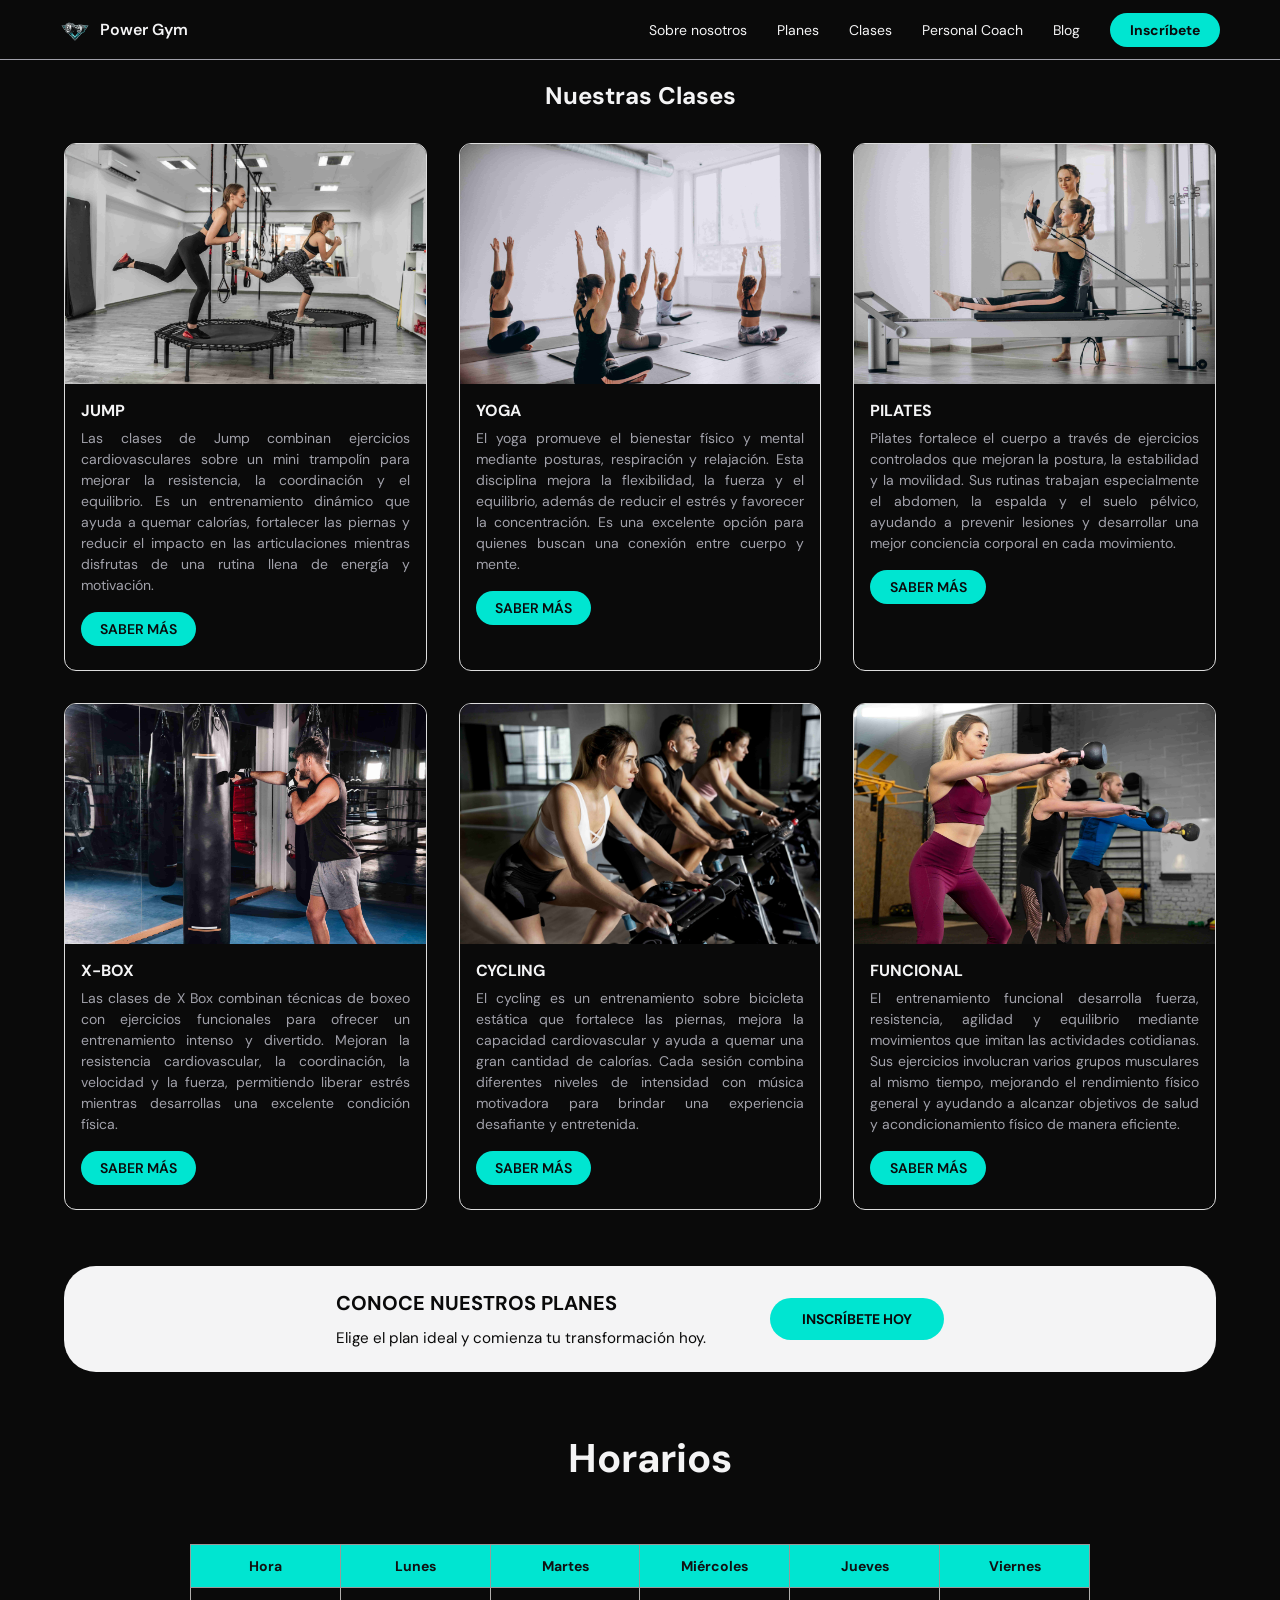
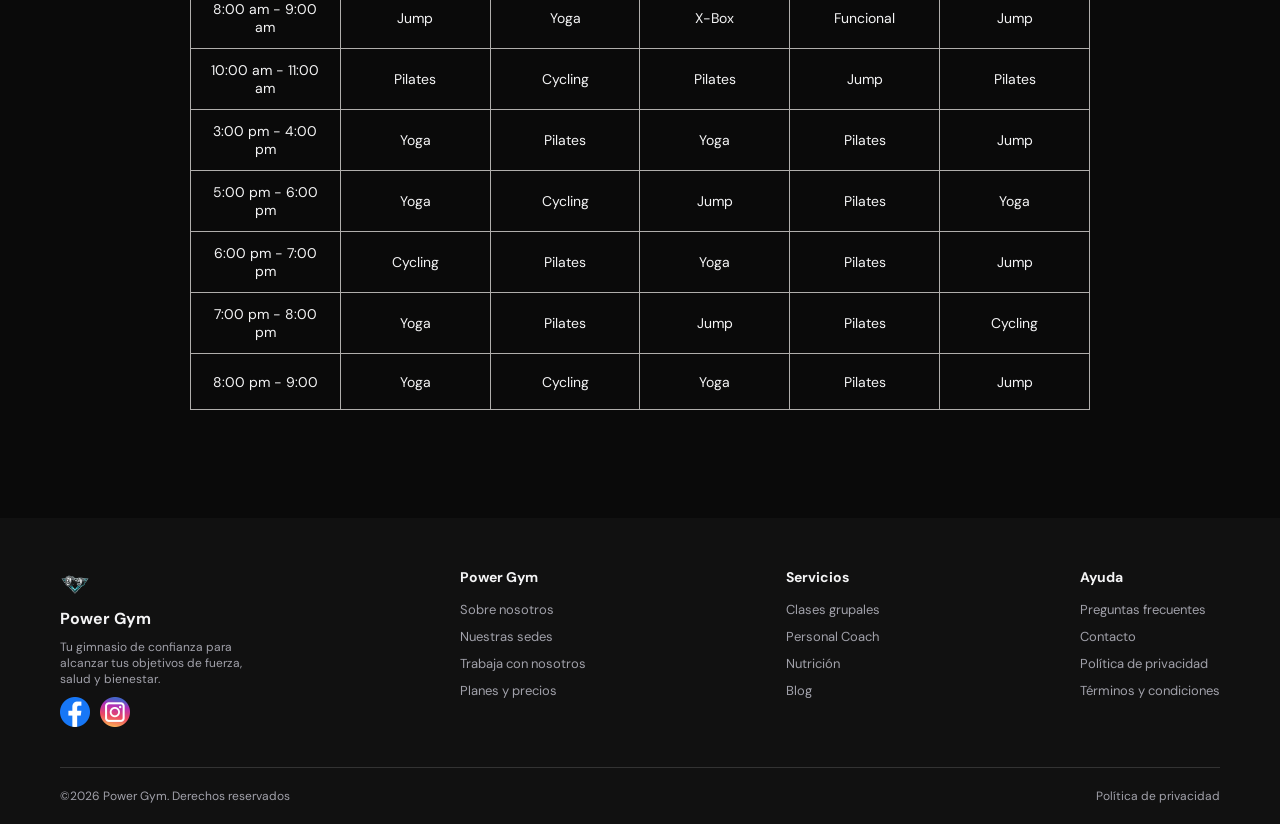
<file: clases/clases.html>
<!DOCTYPE html>
<html lang="en">

<head>
  <meta charset="UTF-8">
  <meta name="viewport" content="width=device-width, initial-scale=1.0">
  <title>Clases - Power Gym</title>
  <link rel="stylesheet" href="clases.css">
</head>

<body>
  <!-- header -->
  <header id="encabezado">
    <a href="../index.html" id="logo">

      <!-- imagen del logo -->
      <div class="caja_logo" style="background-image:url('img_clases/logo-power-gym.png');"></div>
      <span>Power Gym</span>
    </a>
    <nav id="menu">
      <a href="nosotros.html">Sobre nosotros</a>
      <a href="../planes/planes.html">Planes</a>
      <a href="../clases/clases.html">Clases</a>
      <a href="../coach_formulario/coach.html">Personal Coach</a>
      <a href="../blog_articulo/articulo.html">Blog</a>
      <a href="../planes/formulario_planes/form_planes.html" id="btn_inscribete">Inscríbete</a>
    </nav>
  </header>

  <!-- titulo de la pagina -->
  <section id="titulo_clases">
    <h1>Nuestras Clases</h1>
  </section>

  <!-- =========================SECCIÓN DE CLASES========================= -->
  <!-- Grid de las clases -->
  <section class="contenedor-clases">
    <div class="grilla-clases">
      <div class="tarjeta-clase">
        <!-- Aquí irá la imagen representativa de la clase -->
        <div class="imagen-clase">
          <img src="img_clases/jump-power-gym.jpg" alt="Clase de Jump">
        </div>
        <h3 class="nombre-clase">Jump</h3>
        <p class="descripcion-clase">Las clases de Jump combinan ejercicios cardiovasculares sobre un mini trampolín
          para mejorar la resistencia, la coordinación y el equilibrio. Es un entrenamiento dinámico que ayuda a quemar
          calorías, fortalecer las piernas y reducir el impacto en las articulaciones mientras disfrutas de una rutina
          llena de energía y motivación.</p>
        <a href="#" class="enlace-saber-mas">Saber más </a>
      </div>

      <div class="tarjeta-clase">
        <div class="imagen-clase">
          <img src="img_clases/yoga-power-gym.jpg" alt="Clase de Yoga">
        </div>
        <h3 class="nombre-clase">Yoga</h3>
        <p class="descripcion-clase">El yoga promueve el bienestar físico y mental mediante posturas, respiración y
          relajación. Esta disciplina mejora la flexibilidad, la fuerza y el equilibrio, además de reducir el estrés y
          favorecer la concentración. Es una excelente opción para quienes buscan una conexión entre cuerpo y mente.</p>
        <a href="#" class="enlace-saber-mas">Saber más</a>
      </div>

      <div class="tarjeta-clase">
        <div class="imagen-clase">
          <img src="img_clases/pilates-power-gym.jpg" alt="Clase de Pilates">
        </div>
        <h3 class="nombre-clase">Pilates</h3>
        <p class="descripcion-clase">Pilates fortalece el cuerpo a través de ejercicios controlados que mejoran la
          postura, la estabilidad y la movilidad. Sus rutinas trabajan especialmente el abdomen, la espalda y el suelo
          pélvico, ayudando a prevenir lesiones y desarrollar una mejor conciencia corporal en cada movimiento.</p>
        <a href="#" class="enlace-saber-mas">Saber más</a>
      </div>

      <div class="tarjeta-clase">
        <div class="imagen-clase">
          <img src="img_clases/xbox-power-gym.jpg" alt="Clase de XBOX">
        </div>
        <h3 class="nombre-clase">X-box</h3>
        <p class="descripcion-clase">Las clases de X Box combinan técnicas de boxeo con ejercicios funcionales para
          ofrecer un entrenamiento intenso y divertido. Mejoran la resistencia cardiovascular, la coordinación, la
          velocidad y la fuerza, permitiendo liberar estrés mientras desarrollas una excelente condición física.</p>
        <a href="#" class="enlace-saber-mas">Saber más </a>
      </div>

      <div class="tarjeta-clase">
        <div class="imagen-clase">
          <img src="img_clases/cycling-power-gym.jpg" alt="Clase de Cycling">

        </div>
        <h3 class="nombre-clase">Cycling</h3>
        <p class="descripcion-clase">El cycling es un entrenamiento sobre bicicleta estática que fortalece las piernas,
          mejora la capacidad cardiovascular y ayuda a quemar una gran cantidad de calorías. Cada sesión combina
          diferentes niveles de intensidad con música motivadora para brindar una experiencia desafiante y entretenida.
        </p>
        <a href="#" class="enlace-saber-mas">Saber más</a>
      </div>

      <div class="tarjeta-clase">
        <div class="imagen-clase">
          <img src="img_clases/funcional-power-gym.jpg" alt="Clase de Funcional">
        </div>
        <h3 class="nombre-clase">Funcional</h3>
        <p class="descripcion-clase">El entrenamiento funcional desarrolla fuerza, resistencia, agilidad y equilibrio
          mediante movimientos que imitan las actividades cotidianas. Sus ejercicios involucran varios grupos musculares
          al mismo tiempo, mejorando el rendimiento físico general y ayudando a alcanzar objetivos de salud y
          acondicionamiento físico de manera eficiente.</p>
        <a href="#" class="enlace-saber-mas">Saber más</a>
      </div>

    </div>
  </section>
  <!-- ========================= BANNER DE PLANES ========================= -->

  <div class="banner-planes">
    <div class="banner-texto">
      <h4 class="banner-titulo">Conoce nuestros planes</h4>
      <p class="banner-descripcion">Elige el plan ideal y comienza tu transformación hoy.</p>
    </div>
    <button class="boton-inscribirse">Inscríbete hoy</button>
  </div>

  <div class="titulo-seccion">Horarios</div>
  </div>

  <!-- ========================TABLA DE HORARIOS ========================= -->

  <section class="horarios-section">
    <table class="tabla-horarios">
      <thead>
        <tr>
          <th>Hora</th>
          <th>Lunes</th>
          <th>Martes</th>
          <th>Miércoles</th>
          <th>Jueves</th>
          <th>Viernes</th>
        </tr>
      </thead>
      <tbody>
        <tr>
          <td>8:00 am - 9:00 am</td>
          <td>Jump</td>
          <td>Yoga</td>
          <td>X-Box</td>
          <td>Funcional</td>
          <td>Jump</td>
        </tr>
        <tr>
          <td>10:00 am - 11:00 am</td>
          <td>Pilates</td>
          <td>Cycling</td>
          <td>Pilates</td>
          <td>Jump</td>
          <td>Pilates</td>
        </tr>
        <tr>
          <td>3:00 pm - 4:00 pm</td>
          <td>Yoga</td>
          <td>Pilates</td>
          <td>Yoga</td>
          <td>Pilates</td>
          <td>Jump</td>
        </tr>
        <tr>
          <td>5:00 pm - 6:00 pm</td>
          <td>Yoga</td>
          <td>Cycling</td>
          <td>Jump</td>
          <td>Pilates</td>
          <td>Yoga</td>
        </tr>
        <tr>
          <td>6:00 pm - 7:00 pm</td>
          <td>Cycling</td>
          <td>Pilates</td>
          <td>Yoga</td>
          <td>Pilates</td>
          <td>Jump</td>
        </tr>
        <tr>
          <td>7:00 pm - 8:00 pm</td>
          <td>Yoga</td>
          <td>Pilates</td>
          <td>Jump</td>
          <td>Pilates</td>
          <td>Cycling</td>
        </tr>
        <tr>
          <td>8:00 pm - 9:00</td>
          <td>Yoga</td>
          <td>Cycling</td>
          <td>Yoga</td>
          <td>Pilates</td>
          <td>Jump</td>
        </tr>
      </tbody>
    </table>
  </section>

  <!-- ========================= PIE DE PÁGINA======================== -->
  <!-- footer -->
  <footer id="pie">
    <div id="footer_logo">
      <div class="caja_logo" style="background-image:url('img_clases/logo-power-gym.png');"></div>
      <span>Power Gym</span>
      <p>Tu gimnasio de confianza para alcanzar tus objetivos de fuerza, salud y bienestar.</p>
      <div id="redes">
        <a href="" target="_blank">
          <div class="caja_red" style="background-image:url('img_clases/fb_icon.png');"></div>
        </a>
        <a href="" target="_blank">
          <div class="caja_red" style="background-image:url('img_clases/inst_icon.png');"></div>
        </a>
      </div>
    </div>
    <nav class="columna_footer">
      <h4>Power Gym</h4>
      <a href="">Sobre nosotros</a>
      <a href="">Nuestras sedes</a>
      <a href="">Trabaja con nosotros</a>
      <a href="../planes/planes.html">Planes y precios</a>
    </nav>
    <nav class="columna_footer">
      <h4>Servicios</h4>
      <a href="">Clases grupales</a>
      <a href="../coach_formulario/coach_formulario/Coach.html">Personal Coach</a>
      <a href="">Nutrición</a>
      <a href="../blog_articulo/blog.html">Blog</a>
    </nav>
    <nav class="columna_footer">
      <h4>Ayuda</h4>
      <a href="">Preguntas frecuentes</a>
      <a href="">Contacto</a>
      <a href="">Política de privacidad</a>
      <a href="">Términos y condiciones</a>
    </nav>
    <div id="footer_bottom">
      <p>©2026 Power Gym. Derechos reservados</p>
      <a href="">Política de privacidad</a>
    </div>
  </footer>


</body>

</html>
</file>
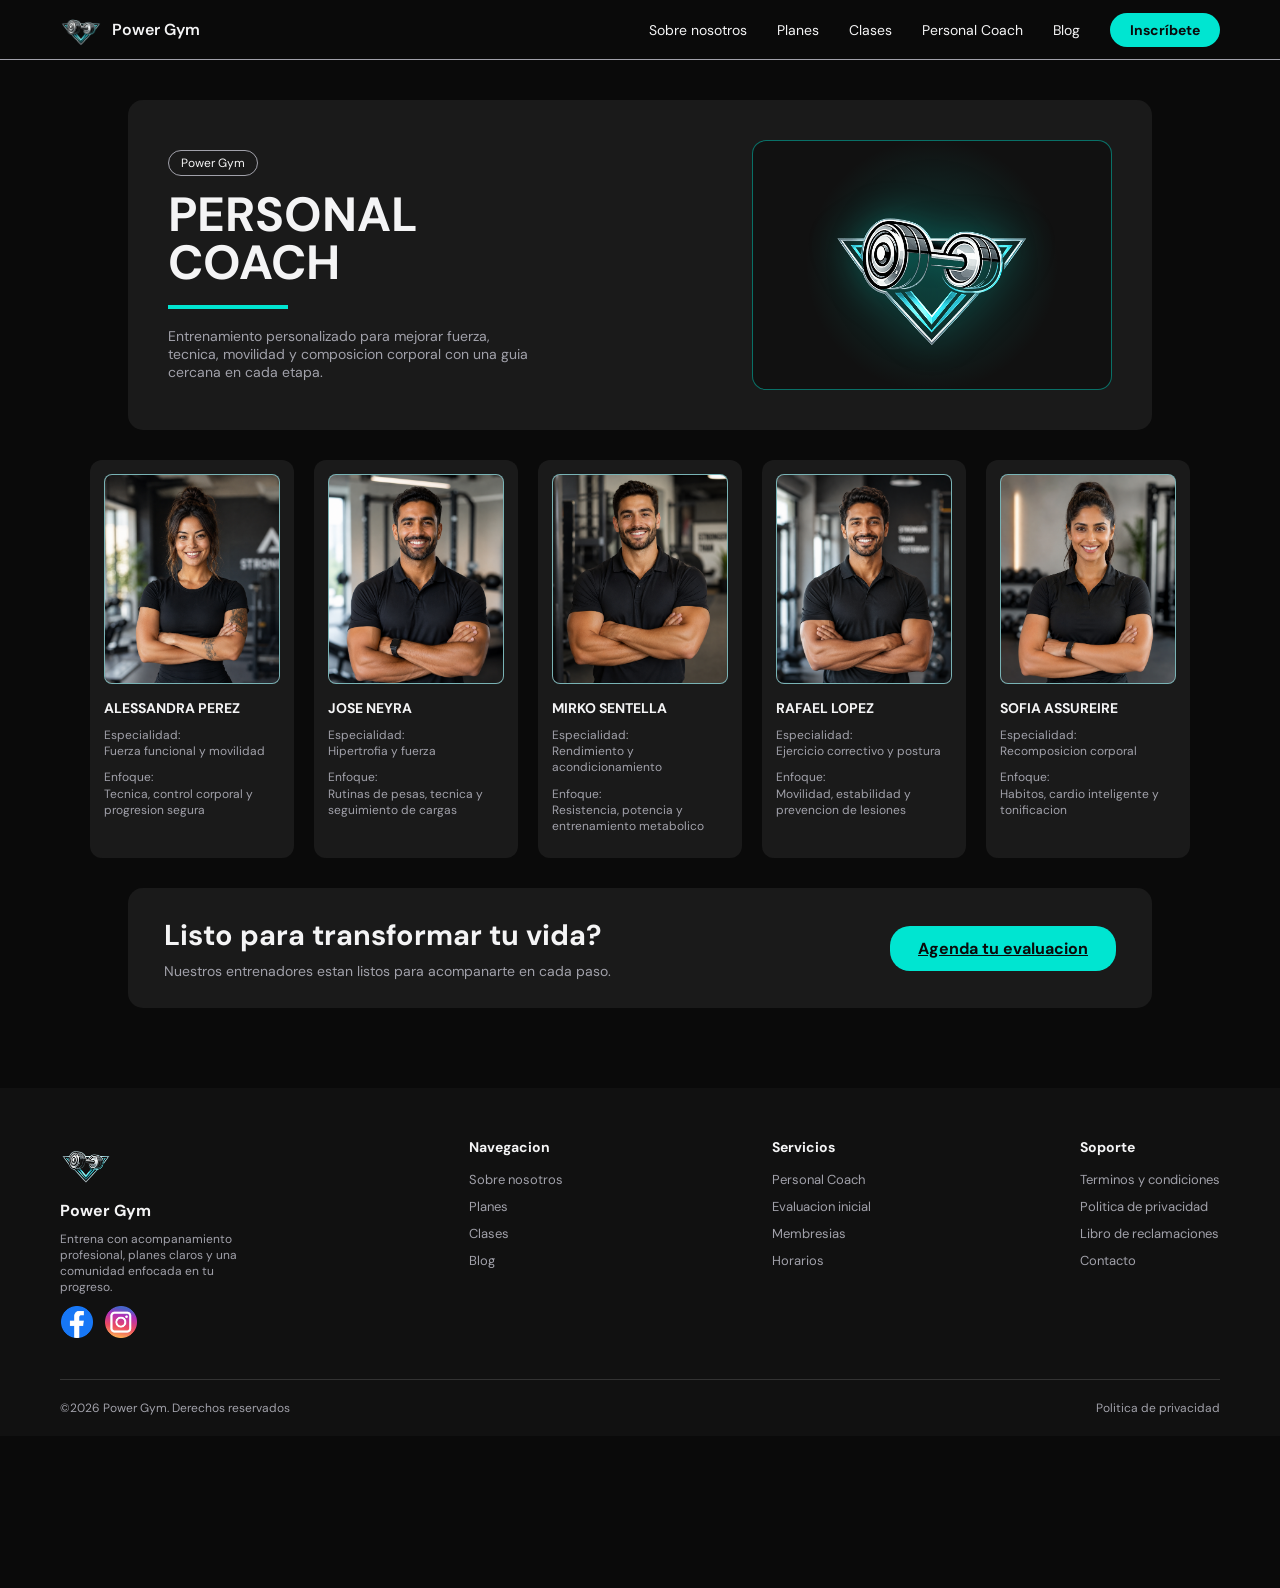
<file: coach_formulario/coach.html>
<!DOCTYPE html>
<html lang="es">
<head>
    <meta charset="UTF-8">
    <meta name="viewport" content="width=device-width, initial-scale=1.0">
    <title>Personal Coach - Power Gym</title>
    <meta http-equiv="refresh" content="0; url=coach_formulario/Coach.html">
</head>
<body>
    <p><a href="coach_formulario/Coach.html">Ir a Personal Coach</a></p>
</body>
</html>
</file>
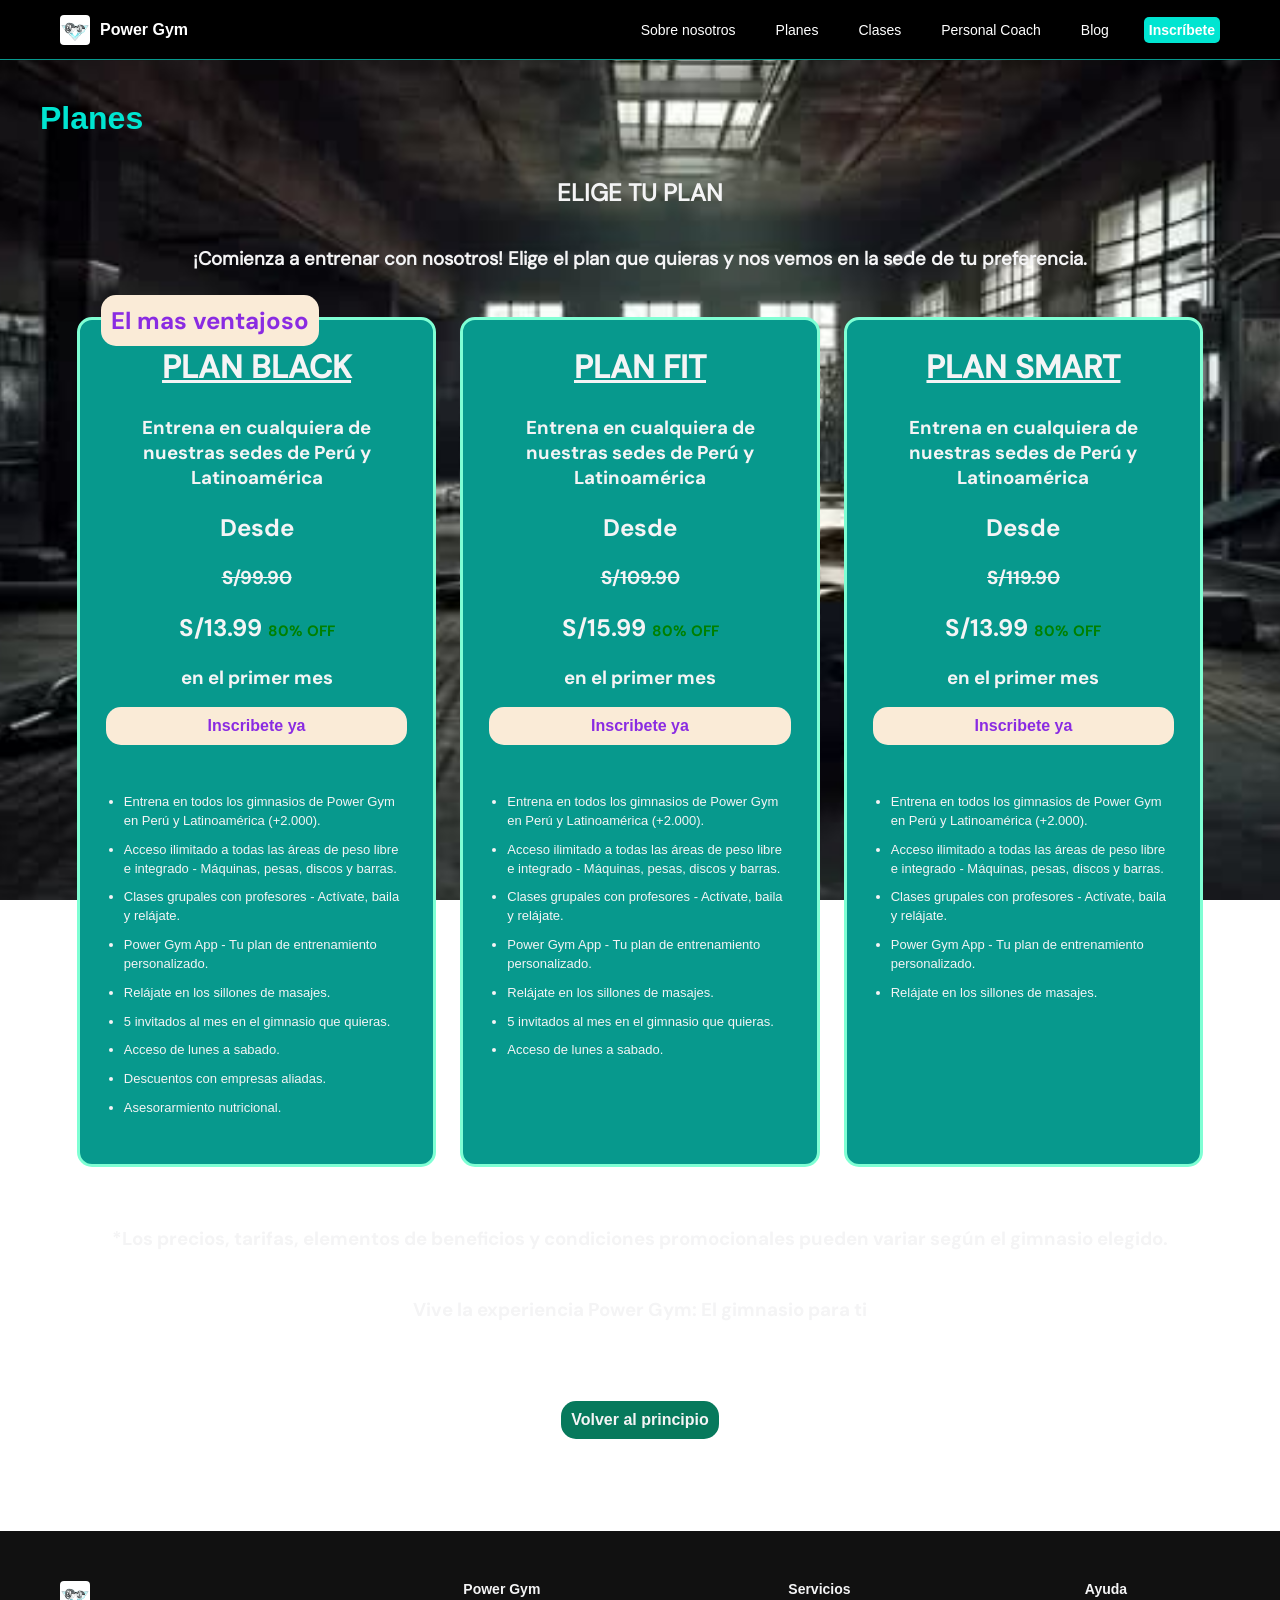
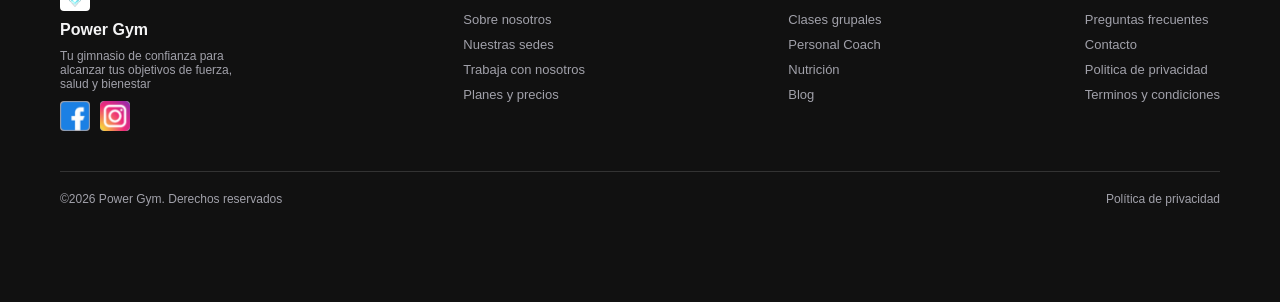
<file: planes/planes.html>
<!DOCTYPE html>
<html lang="en">
<head>
    <meta charset="UTF-8">
    <meta name="viewport" content="width=device-width, initial-scale=1.0">
    <title>Planes Gym</title>
    <link rel="stylesheet" href="planes.css">
</head>
<body>
     <header id="encabezado">
            <a href="../index.html" id="logo">
                <div class="caja_logo">
                    <img src="img_planes/Logo_PG.png" alt="" width="30px">
                </div>
                <span>Power Gym</span>
            </a>
            <nav id="menu">
                <a href="../index.html#beneficios">Sobre nosotros</a>
                <a href="planes.html">Planes</a>
                <a href="../clases/clases.html">Clases</a>
                <a href="../coach_formulario/Coach.html">Personal Coach</a>
                <a href="../blog_articulo/blog.html">Blog</a>
                <a href="formulario_planes/form_planes.html" id="btn_inscribete">Inscríbete</a>
            </nav>
        </header>
    
    <div>
       <h1 id="general">Planes</h1> 
    </div>
    <div>
        <h2 class="sup" style="font-family: DMSansRegular;">ELIGE TU PLAN</h2>
        <br>
        <h3 class="sup" style="font-family: DMSansRegular;">¡Comienza a entrenar con nosotros! Elige el plan que quieras y nos vemos en la sede de tu preferencia.</h3>
    </div>
    <br><br>
    <div id="contenido">
        <div class="tarjeta">
            <h2 id="anuncio">El mas ventajoso</h2>
            <div class="cajitas"><h1 class="textcajita">PLAN BLACK</h1></div>
            <h3>Entrena en cualquiera de nuestras sedes de Perú y Latinoamérica</h3>
            <h2>Desde</h2>
            <h3 class="descuento_monto">S/99.90</h3>
            <h2>S/13.99 <span class="descuento">80% OFF</span></h2>
            <h3>en el primer mes</h3>
            <a href="formulario_planes/form_planes.html">Inscribete ya</a>
            <ul class="lista">
                <br><br>
                <li>Entrena en todos los gimnasios de Power Gym en Perú y Latinoamérica (+2.000).</li>
                <li>Acceso ilimitado a todas las áreas de peso libre e integrado - Máquinas, pesas, discos y barras.</li>
                <li>Clases grupales con profesores - Actívate, baila y relájate.</li>
                <li>Power Gym App - Tu plan de entrenamiento personalizado.</li>
                <li>Relájate en los sillones de masajes.</li>
                <li>5 invitados al mes en el gimnasio que quieras.</li>
                <li>Acceso de lunes a sabado.</li>
                <li>Descuentos con empresas aliadas.</li>
                <li>Asesorarmiento nutricional.</li>
            </ul>
        </div>
        <div class="tarjeta">
            <div class="cajitas"><h1 class="textcajita">PLAN FIT</h1></div>
            <h3>Entrena en cualquiera de nuestras sedes de Perú y Latinoamérica</h3>
            <h2>Desde</h2>
            <h3 class="descuento_monto">S/109.90</h3>
            <h2>S/15.99 <span class="descuento">80% OFF</span></h2>
            <h3>en el primer mes</h3>
            <a href="formulario_planes/form_planes.html">Inscribete ya</a>
            <ul class="lista">
                <br><br>
                <li>Entrena en todos los gimnasios de Power Gym en Perú y Latinoamérica (+2.000).</li>
                <li>Acceso ilimitado a todas las áreas de peso libre e integrado - Máquinas, pesas, discos y barras.</li>
                <li>Clases grupales con profesores - Actívate, baila y relájate.</li>
                <li>Power Gym App - Tu plan de entrenamiento personalizado.</li>
                <li>Relájate en los sillones de masajes.</li>
                <li>5 invitados al mes en el gimnasio que quieras.</li>
                <li>Acceso de lunes a sabado.</li>
            </ul>
        </div>
        <div class="tarjeta">
            <div class="cajitas"><h1 class="textcajita">PLAN SMART</h1></div>
            <h3>Entrena en cualquiera de nuestras sedes de Perú y Latinoamérica</h3>
            <h2>Desde</h2>
            <h3 class="descuento_monto">S/119.90</h3>
            <h2>S/13.99 <span class="descuento">80% OFF</span></h2>
            <h3>en el primer mes</h3>
            <a href="formulario_planes/form_planes.html">Inscribete ya</a>
            <ul class="lista">
                <br><br>
                <li>Entrena en todos los gimnasios de Power Gym en Perú y Latinoamérica (+2.000).</li>
                <li>Acceso ilimitado a todas las áreas de peso libre e integrado - Máquinas, pesas, discos y barras.</li>
                <li>Clases grupales con profesores - Actívate, baila y relájate.</li>
                <li>Power Gym App - Tu plan de entrenamiento personalizado.</li>
                <li>Relájate en los sillones de masajes.</li>
            </ul>
        </div>
    </div>
    <br><br><br>
    <h3 id="advertencia">*Los precios, tarifas, elementos de beneficios y condiciones promocionales pueden variar según el gimnasio elegido.</h3>
    <br><br>
    <h3 id="terminos">Vive la experiencia Power Gym: El gimnasio para ti</h3>
    <br><br><br>
    <a href="" id="boton">Volver al principio</a>
    <br><br><br><br>
    <footer id="pie">
        <div id="footer_logo">
            <div class="caja_logo">
                <img src="img_planes/Logo_PG.png" alt="" width="30px">
            </div>
            <span>Power Gym</span>
            <p>Tu gimnasio de confianza para alcanzar tus objetivos de fuerza, salud y bienestar</p>
            <div id="redes">
                <div class="caja_red">
                    <img src="img_planes/faceb_icon.png" alt="" width="30px">
                </div>  
                <div class="caja_red">
                    <img src="img_planes/instagram_icon.png" alt="" width="30px">
                </div>
            </div>
        </div>
        <nav class="columna_footer">
            <h4>Power Gym</h4>
            <a href="">Sobre nosotros</a>
            <a href="">Nuestras sedes</a>
            <a href="">Trabaja con nosotros</a>
            <a href="planes.html">Planes y precios</a>
        </nav>
        <nav class="columna_footer">
            <h4>Servicios</h4>
            <a href="">Clases grupales</a>
            <a href="../coach_formulario/coach_formulario/Coach.html">Personal Coach</a>
            <a href="">Nutrición</a>
            <a href="../blog_articulo/blog.html">Blog</a>
        </nav>
        <nav class="columna_footer">
            <h4>Ayuda</h4>
            <a href="">Preguntas frecuentes</a>
            <a href="">Contacto</a>
            <a href="">Politica de privacidad</a>
            <a href="">Terminos y condiciones</a>
        </nav>
        <div id="footer_bottom">
            <p>©2026 Power Gym. Derechos reservados</p>
            <a href="">Política de privacidad</a>
        </div>
        <br><br>
    </footer>
</body>
</html>
</file>
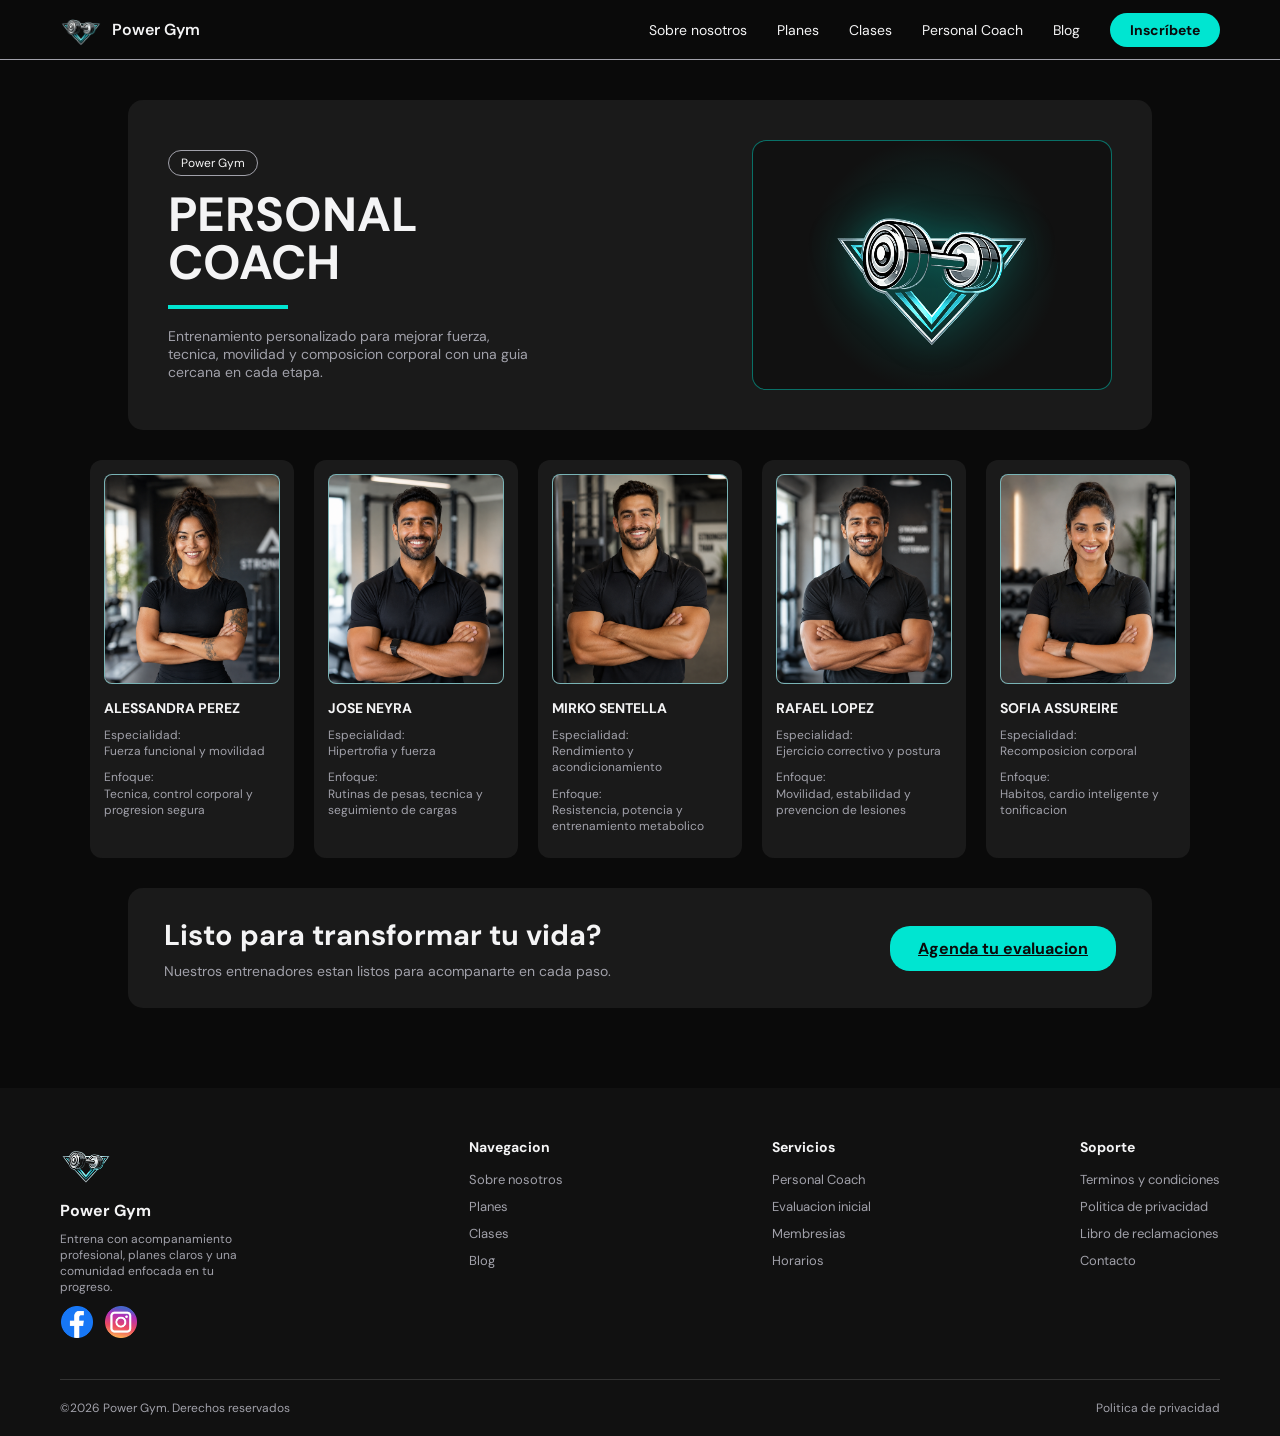
<file: coach_formulario/coach_formulario/Coach.html>
<!DOCTYPE html>
<html lang="es">

<head>
    <meta charset="UTF-8">
    <meta name="viewport" content="width=device-width, initial-scale=1.0">
    <title>Personal Coach - Power Gym</title>
    <link rel="stylesheet" href="Coach.css">
</head>

<body>

    <!-- header -->
    <header id="encabezado">
        <a href="../../index.html" id="logo">
            <img src="../imagenes/Logo_PG.png" alt="Power Gym" class="logo_img">
            <span>Power Gym</span>
        </a>
        <nav id="menu">
            <a href="nosotros.html">Sobre nosotros</a>
            <a href="../../planes/planes.html">Planes</a>
            <a href="../../clases/clases.html">Clases</a>
            <a href="../../coach_formulario/coach.html">Personal Coach</a>
            <a href="../../blog_articulo/blog.html">Blog</a>
            <a href="../../planes/formulario_planes/form_planes.html" id="btn_inscribete">Inscríbete</a>
        </nav>
    </header>

    <!-- personal coach -->
    <main>
        <section id="coach_principal">
            <div id="texto_coach">
                <span class="tag">Power Gym</span>
                <h1>Personal Coach</h1>
                <div class="linea_divisora"></div>
                <p>Entrenamiento personalizado para mejorar fuerza, tecnica, movilidad y composicion corporal con una guia cercana en cada etapa.</p>
            </div>
            <div class="coach_grande marca_coach" aria-label="Logo Power Gym">
                <img src="../imagenes/Logo_PG.png" alt="Power Gym">
            </div>
        </section>

        <!-- entrenadores -->
        <section id="entrenadores">
            <div class="card_coach">
                <div class="coach_foto"><img src="../imagenes/Couches/Alessandra%20Perez.png" alt="Alessandra Perez"></div>
                <h3>Alessandra Perez</h3>
                <p>Especialidad:<br>Fuerza funcional y movilidad</p>
                <p>Enfoque:<br>Tecnica, control corporal y progresion segura</p>
            </div>
            <div class="card_coach">
                <div class="coach_foto"><img src="../imagenes/Couches/Jose%20Neyra.png" alt="Jose Neyra"></div>
                <h3>Jose Neyra</h3>
                <p>Especialidad:<br>Hipertrofia y fuerza</p>
                <p>Enfoque:<br>Rutinas de pesas, tecnica y seguimiento de cargas</p>
            </div>
            <div class="card_coach">
                <div class="coach_foto"><img src="../imagenes/Couches/Mirko%20Sentella.png" alt="Mirko Sentella"></div>
                <h3>Mirko Sentella</h3>
                <p>Especialidad:<br>Rendimiento y acondicionamiento</p>
                <p>Enfoque:<br>Resistencia, potencia y entrenamiento metabolico</p>
            </div>
            <div class="card_coach">
                <div class="coach_foto"><img src="../imagenes/Couches/Rafael%20Lopez.png" alt="Rafael Lopez"></div>
                <h3>Rafael Lopez</h3>
                <p>Especialidad:<br>Ejercicio correctivo y postura</p>
                <p>Enfoque:<br>Movilidad, estabilidad y prevencion de lesiones</p>
            </div>
            <div class="card_coach">
                <div class="coach_foto"><img src="../imagenes/Couches/Sofia%20Assureire.png" alt="Sofia Assureire"></div>
                <h3>Sofia Assureire</h3>
                <p>Especialidad:<br>Recomposicion corporal</p>
                <p>Enfoque:<br>Habitos, cardio inteligente y tonificacion</p>
            </div>
        </section>

        <!-- llamado final -->
        <section id="agenda">
            <div>
                <h2>Listo para transformar tu vida?</h2>
                <p>Nuestros entrenadores estan listos para acompanarte en cada paso.</p>
            </div>
            <a href="../coach_formulario/formulario.html" class="btn_agenda">Agenda tu evaluacion</a>
        </section>
    </main>

    <!-- footer -->
    <footer id="pie">
        <div id="footer_logo">
            <img src="../imagenes/Logo_PG.png" alt="Power Gym" class="logo_footer_img">
            <span>Power Gym</span>
            <p>Entrena con acompanamiento profesional, planes claros y una comunidad enfocada en tu progreso.</p>
            <div id="redes">
                <a href="" class="caja_red" aria-label="Facebook">
                    <img src="../imagenes/fb_icon.png" alt="Facebook">
                </a>
                <a href="" class="caja_red" aria-label="Instagram">
                    <img src="../imagenes/inst_icon.png" alt="Instagram">
                </a>
            </div>
        </div>
        <nav class="columna_footer">
            <h4>Navegacion</h4>
            <a href="Coach.html">Sobre nosotros</a>
            <a href="../../planes/planes.html">Planes</a>
            <a href="Coach.html">Clases</a>
            <a href="../../blog_articulo/blog.html">Blog</a>
        </nav>
        <nav class="columna_footer">
            <h4>Servicios</h4>
            <a href="Coach.html">Personal Coach</a>
            <a href="formulario.html">Evaluacion inicial</a>
            <a href="Coach.html">Membresias</a>
            <a href="Coach.html">Horarios</a>
        </nav>
        <nav class="columna_footer">
            <h4>Soporte</h4>
            <a href="">Terminos y condiciones</a>
            <a href="">Politica de privacidad</a>
            <a href="">Libro de reclamaciones</a>
            <a href="">Contacto</a>
        </nav>
        <div id="footer_bottom">
            <p>&copy;2026 Power Gym. Derechos reservados</p>
            <a href="">Politica de privacidad</a>
        </div>
    </footer>

</body>

</html>
</file>
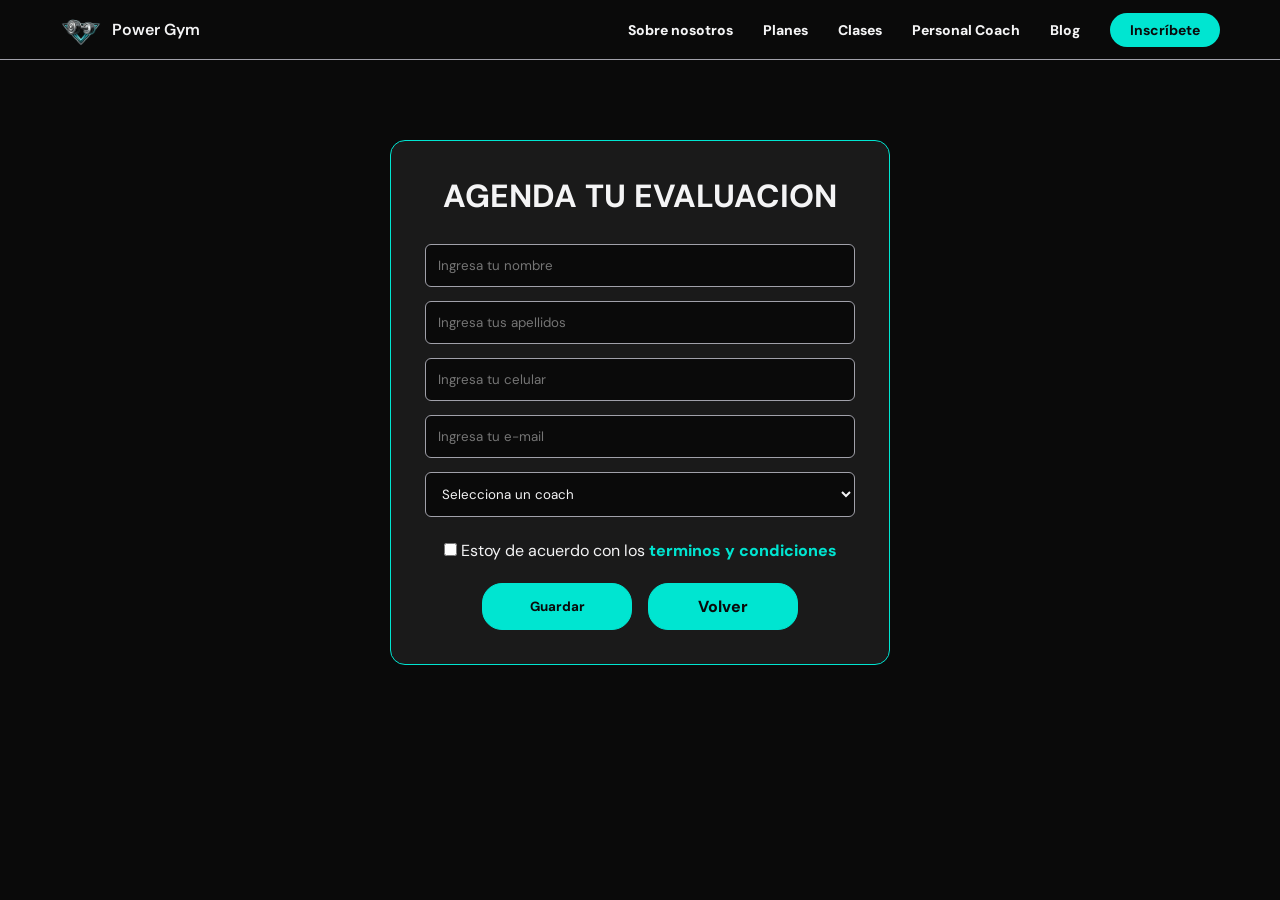
<file: coach_formulario/coach_formulario/formulario.html>
<!DOCTYPE html>
<html lang="es">

<head>
    <meta charset="UTF-8">
    <meta name="viewport" content="width=device-width, initial-scale=1.0">
    <title>Formulario | Personal Coach</title>
    <link rel="stylesheet" href="style.css">
</head>

<body>
    <!-- header -->
    <header id="encabezado">
        <a href="Coach.html" id="logo">
            <img src="../imagenes/Logo_PG.png" alt="Power Gym" class="logo_img">
            <span>Power Gym</span>
        </a>
        <nav id="menu">
            <a href="Coach.html">Sobre nosotros</a>
            <a href="Coach.html">Planes</a>
            <a href="Coach.html">Clases</a>
            <a href="Coach.html">Personal Coach</a>
            <a href="Coach.html">Blog</a>
            <a href="formulario.html" id="btn_inscribete">Inscríbete</a>
        </nav>
    </header>

    <form action="" id="registro">
        <h1>Agenda tu evaluacion</h1>
        <input type="text" placeholder="Ingresa tu nombre" class="ingreso">
        <input type="text" placeholder="Ingresa tus apellidos" class="ingreso">
        <input type="tel" placeholder="Ingresa tu celular" class="ingreso">
        <input type="email" placeholder="Ingresa tu e-mail" class="ingreso">
        <select class="ingreso">
            <option>Selecciona un coach</option>
            <option>Lorem coach 01</option>
            <option>Lorem coach 02</option>
            <option>Lorem coach 03</option>
        </select>
        <p>
            <input type="checkbox">
            Estoy de acuerdo con los <a href="">terminos y condiciones</a>
        </p>

        <div class="formulario-botones">
            <input type="button" value="Guardar">
            <a href="Coach.html">Volver</a>
        </div>
    </form>
</body>

</html>
</file>
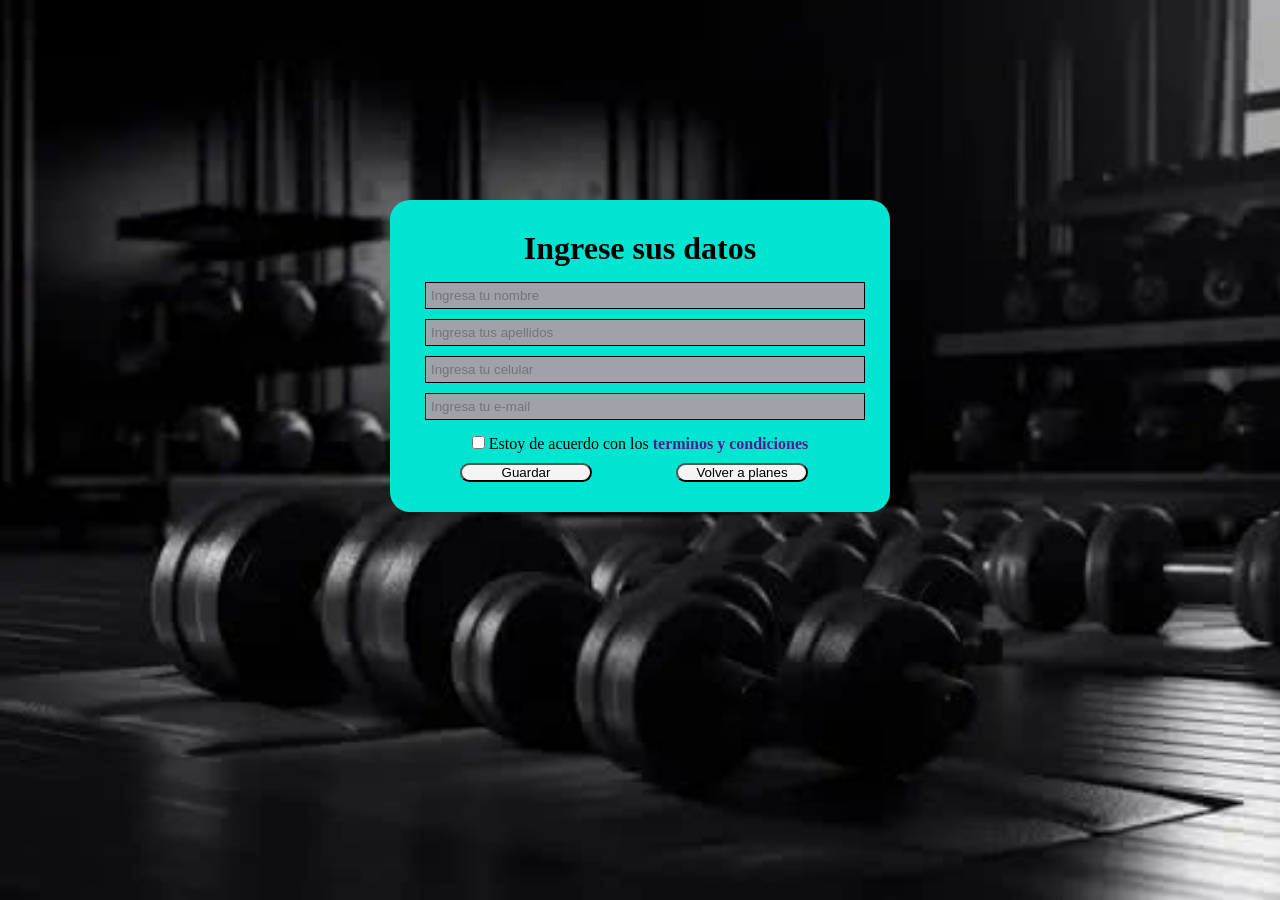
<file: planes/formulario_planes/form_planes.html>
<!DOCTYPE html>
<html lang="en">
<head>
    <meta charset="UTF-8">
    <meta name="viewport" content="width=device-width, initial-scale=1.0">
    <title>Formulario</title>
    <link rel="stylesheet" href="form_planes.css">
</head>
<body>
    
    <form action="" id="registro">
        <h1>Ingrese sus datos</h1>
        <input type="text" placeholder="Ingresa tu nombre" class="ingreso">
        <input type="text" placeholder="Ingresa tus apellidos" class="ingreso">
        <input type="number" placeholder="Ingresa tu celular" class="ingreso">
        <input type="email" placeholder="Ingresa tu e-mail" class="ingreso">
        <p>
            <input type="checkbox">
            Estoy de acuerdo con los <a href="">terminos y condiciones</a>
        </p>
        
        
            <input type="button" value="Guardar" class="volver">
        
        <a href="../planes.html">
            <input type="button" value="Volver a planes" class="volver">
        </a>
            
        
    </form>
    
</body>
</html>
</file>
<file: style.css>
* {
    margin: 0;
    padding: 0;
    box-sizing: border-box;
}

:root {
    --color_principal: #00E5D1;
    --color_fondo: #0A0A0A;
    --color_apoyo: #A1A1AA;
    --color_texto: #F4F4F5;
}

/* encabezado */
#encabezado{
    height: 60px;
    background-color: var(--color_fondo);
    border-bottom: 1px solid var(--color_apoyo);
    display: flex;
    justify-content: space-between;
    align-items: center;
    padding: 0 60px;
    position: sticky;
    top: 0;
    left: 0;
    width: 100%;
}

#encabezado a, #pie a{
    text-decoration: none;
}

#logo{
    display: flex;
    align-items: center;
    gap: 10px;
    color: var(--color_texto);
    font-weight: 600;
}

#logo span{
    text-align: left;
}

.caja_logo{
    width: 40px;
    height: 40px;
    background-image: url(imagenes/Logo_PG.png);
    background-size: contain;
    background-repeat: no-repeat;
    background-position: center;
}

/* menu de navegacion */
#menu{
    display: flex;
    align-items: center;
    gap: 30px;
    list-style: none;
}

#menu a{
    color: var(--color_texto);
    font-size: 14px;
    transition: 0.3s;
}

#menu a:hover{
    color: var(--color_principal);
}


/* boton inscribete */
#btn_inscribete{
    background-color: var(--color_principal);
    color: var(--color_fondo);
    padding: 8px 20px;
    border-radius: 20px;
    font-weight: 700;
    transition: 0.3s;
}

#menu a#btn_inscribete{
    color: var(--color_fondo);
}

#menu a#btn_inscribete:hover{
    color: var(--color_fondo);
    transform: scale(1.1);
    cursor: pointer;
}

body {
    font-family: Arial, Helvetica, sans-serif;
    background-color: var(--color_fondo);
    color: var(--color_texto);
}

#inicio {
    display: flex;
    justify-content: space-between;
    align-items: center;
    padding: 80px;
    min-height: 800px;
}

#inicio h1 {
    font-size: 65px;
    margin-bottom: 30px;
}

.contenido_inicio img {
    width: 450px;
}

.imagen-principal img {
    width: 100%;
    height: 100%;
    border-radius: 20px;
}

.imagen-principal {
    width: 600px;
    height: 750px;
    background-color: #1d1d1d;
    border: 2px solid var(--color_principal);
    border-radius: 20px;
}

.botones {
    display: flex;
    gap: 40px;
    margin: 30px 0;
}

.botones a {
    text-decoration: none;
    background-color: var(--color_principal);
    color: var(--color_fondo);
    padding: 15px 30px;
    border-radius: 15px;
    font-weight: bold;
}

.botones a:hover {
    position: relative;
    bottom: 3px;
    box-shadow: 0 0 15px var(--color_principal);
}

#beneficios {
    padding: 100px 80px;
    min-height: 700px;
    grid-template-columns: 1fr 1fr;
}

.contenedor_beneficios {
    display: grid;
    grid-template-columns: 1fr 1fr;
    gap: 40px;
    margin-top: 60px;
}

.contenedor_beneficios article {
    display: flex;
    align-items: center;
    padding: 10px;
    background-color: #121212;
    border-radius: 15px;
}

.contenedor_beneficios article img {
    width: 260px;
    object-fit: cover;
    border-radius: 10px;
}

.contenedor_beneficios article div {
    display: flex;
    flex-direction: column;
    padding: 20px;
}

#planes {
    padding: 100px 80px;
    text-align: center;
    min-height: 850px;
}

.contenedor_planes {
    display: flex;
    justify-content: center;
    gap: 40px;
    margin: 60px 0;
}

.contenedor_planes a{
    display: inline-block;
    align-self: flex-start;
    text-decoration: none;
    background-color: var(--color_principal);
    color: var(--color_fondo);
    padding: 10px 20px;
    border-radius: 10px;
    font-weight: bold;
}

.plan {
    width: 300px;
    height: 450px;
    padding: 30px;
    background-color: #151515;
    border-radius: 20px;
    border: 2px solid transparent;
    display: flex;
    flex-direction: column;
}

.plan a{
    display:block;
    width:100%;
    text-align:center;
    padding:15px;
    margin-top: auto;
}

.planbasico:hover {
    border: 2px solid var(--color_texto);
}
.planbasico ul{
margin: 10px;
}

.planpro:hover {
    border: 2px solid #007ee5;
}

.planpro ul{
    margin: 10px;
}

.planpower:hover {
    border: 2px solid var(--color_principal);
}

.planpower ul{
    margin: 10px;
}

#coaches {
    padding: 100px 80px;
    min-height: 800px;
    text-align: center;
}

.contenedor_coaches {
    display: grid;
    grid-template-columns: repeat(2, 1fr);
    gap: 40px;
    padding: 50px;
}

.contenedor_coaches img{
    width: 250px;
    object-fit: cover;
    border-radius: 10px;
    border: 2px solid var(--color_principal);
}

#blog {
    padding: 100px 80px;
}

#blog img{
    width: 400px;
    border: 2px solid var(--color_principal);
    border-radius: 20px;
}

#blog article {
    display: flex;
    gap: 30px;
    align-items: center;
    margin-bottom: 50px;
    padding: 30px;
}

.contenido_blog{
    display: flex;
    flex-direction: column;
    gap: 15px;
}

.contenido_blog a{
    display: inline-block;
    align-self: flex-start;
    text-decoration: none;
    background-color: var(--color_principal);
    color: var(--color_fondo);
    padding: 10px 20px;
    border-radius: 10px;
    font-weight: bold;
}

#transformaciones {
    padding: 100px 80px;
    min-height: 600px;
}

.contenedor_testimonios {
    display: grid;
    grid-template-columns: repeat(2, 1fr);
    gap: 30px;
    padding: 30px;
}

.contenedor_testimonios img{
    width: 40px;
}

.contenedor_testimonios article {
    background-color: #151515;
    display: flex;
    align-items: center;
    padding: 20px;
    border-radius: 15px;
    border: 2px solid var(--color_principal);
    gap: 20px;
}

#inscripcion {
    text-align: center;
    padding: 120px 20px;
    min-height: 500px;
}

#inscripcion h2 {
    font-size: 50px;
    margin-bottom: 30px;
}

#inscripcion a {
    display: inline-block;
    text-decoration: none;
    background-color: var(--color_principal);
    color: var(--color_fondo);
    padding: 15px 40px;
    border-radius: 10px;
    font-weight: bold;
}

#inscripcion a:hover{
    position: relative;
    bottom: 3px;
    box-shadow: 0 0 15px var(--color_principal);
}

footer {
    display: flex;
    justify-content: space-around;
    padding: 60px;
    background-color: var(--color_fondo);
    border-top: 1px solid #1f1f1f;
}

footer a {
    display: block;
    text-decoration: none;
    color: var(--color_apoyo);
    margin: 10px 0;
}

footer a:hover {
    color: var(--color_principal);
}

#pie{
    background-color: #111111;
    padding: 50px 60px 0 60px;
    display: flex;
    flex-wrap: wrap;
    gap: 40px;
    justify-content: space-between;
}

#footer_logo{
    max-width: 200px;
    display: flex;
    flex-direction: column;
    gap: 10px;
}

#footer_logo span{
    font-weight: 700;
    font-size: 16px;
    text-align: left;
}

#footer_logo p{
    font-size: 12px;
    color: var(--color_apoyo);
    text-align: left;
}

#redes{
    display: flex;
    gap: 10px;
}

.caja_red{
    width: 30px;
    height: 30px;
    border-radius: 4px;
    background-size: contain;
    background-position: center;
    background-repeat: no-repeat;
}

.columna_footer{
    display: flex;
    flex-direction: column;
    gap: 10px;
}

.columna_footer h4{
    font-weight: 700;
    font-size: 14px;
    text-align: left;
    margin-bottom: 5px;
    color: var(--color_texto);
}

.columna_footer a{
    color: var(--color_apoyo);
    font-size: 13px;
    text-align: left;
    transition: 0.3s;
}

.columna_footer a:hover{
    color: var(--color_principal);
}

#footer_bottom{
    width: 100%;
    border-top: 1px solid #333;
    padding: 20px 0;
    display: flex;
    justify-content: space-between;
    align-items: center;
}

#footer_bottom p{
    font-size: 12px;
    color: var(--color_apoyo);
    text-align: left;
}

#footer_bottom a{
    color: var(--color_apoyo);
    font-size: 12px;
    transition: 0.3s;
}

#footer_bottom a:hover{
    color: var(--color_principal);
}

#banner_articulo{
    width: 100%;
}

#contenido_articulo{
    width: 65%;
    margin: 40px auto;
}

#contenido_articulo h1{
    font-size: 2em;
    font-weight: 700;
    text-align: left;
    margin-bottom: 15px;
}

#contenido_articulo h2{
    font-size: 1.2em;
    font-weight: 700;
    text-align: left;
    margin: 25px 0 10px 0;
}

#contenido_articulo p{
    color: var(--color_apoyo);
    font-size: 15px;
    margin-bottom: 15px;
}

.linea_divisora{
    width: 100%;
    height: 1px;
    background-color: #333;
    margin: 20px 0;
}

#compartir{
    display: flex;
    align-items: center;
    gap: 10px;
    margin-bottom: 20px;
}

#compartir span{
    font-size: 13px;
    color: var(--color_apoyo);
    text-align: left;
}

#temas_relacionados{
    display: flex;
    align-items: center;
    gap: 10px;
    flex-wrap: wrap;
    margin-top: 30px;
}

.label_temas{
    font-size: 13px;
    color: var(--color_apoyo);
}

#articulos_relacionados{
    width: 65%;
    margin: 20px auto 80px auto;
}

#articulos_relacionados h2{
    font-size: 1.8em;
    text-align: center;
    margin-bottom: 10px;
}
</file>
<file: blog_articulo/blog.css>
*{
    margin: 0;
    padding: 0;
    box-sizing: border-box;
    text-align: justify;
}

/* fuentes*/
@font-face {
    font-family: DMSans;
    src: url(fuentes/DMSans-Regular.ttf);
    font-weight: 400;
}
@font-face {
    font-family: DMSans;
    src: url(fuentes/DMSans-Medium.ttf);
    font-weight: 500;
}
@font-face {
    font-family: DMSans;
    src: url(fuentes/DMSans-SemiBold.ttf);
    font-weight: 600;
}
@font-face {
    font-family: DMSans;
    src: url(fuentes/DMSans-Bold.ttf);
    font-weight: 700;
}

/* colores */
:root{
    --color_principal: #00E5D1;
    --color_fondo:     #0A0A0A;
    --color_apoyo:     #A1A1AA;
    --color_texto:     #F4F4F5;
}

body{
    font-family: DMSans, sans-serif;
    background-color: var(--color_fondo);
    color: var(--color_texto);
}

/* header */
#encabezado{
    height: 60px;
    background-color: var(--color_fondo);
    border-bottom: 1px solid var(--color_apoyo);
    display: flex;
    justify-content: space-between;
    align-items: center;
    padding: 0 60px;
    position: sticky;
    top: 0;
    left: 0;
    width: 100%;
}

#encabezado a, #pie a{
    text-decoration: none;
}

#logo{
    display: flex;
    align-items: center;
    gap: 10px;
    color: var(--color_texto);
    font-weight: 600;
}

#logo span{
    text-align: left;
}

/* logo, iconos, fotos de los cards, banner, fotos de los coaches*/
.caja_logo{
    width: 30px;
    height: 30px;
    border-radius: 4px;
    background-size: contain;
    background-position: center;
    background-repeat: no-repeat;
}

/* menu*/
#menu{
    display: flex;
    align-items: center;
    gap: 30px;
    list-style-type: none;
}

#menu a{
    color: var(--color_texto);
    font-size: 14px;
    transition: 0.3s;
}

#menu a:hover{
    color: var(--color_principal);
}

/* boton inscribete */
#btn_inscribete{
    background-color: var(--color_principal);
    color: var(--color_fondo);
    padding: 8px 20px;
    border-radius: 20px;
    font-weight: 700;
    transition: 0.3s;
}

#menu a#btn_inscribete{
    color: var(--color_fondo);
}

#menu a#btn_inscribete:hover{
    color: var(--color_fondo);
    transform: scale(1.1);
    cursor: pointer;
}

/* imagenes de contenido */
.caja_img{
    border-radius: 10px;
    background-size: cover;
    background-position: center;
    background-repeat: no-repeat;
}

.caja_img.grande{
    width: 280px;
    height: 220px;
    flex-shrink: 0;
}

.caja_img.mediana{
    width: 100%;
    height: 160px;
    margin-bottom: 12px;
}

.caja_img.banner{
    width: 100%;
    height: 300px;
    border-radius: 0;
}

/* etiquetas / chips de categoria */
.tag{
    border: 1px solid var(--color_apoyo);
    color: var(--color_texto);
    border-radius: 20px;
    padding: 4px 12px;
    font-size: 12px;
    text-align: center;
    display: inline-block;
}

/* link leer mas */
.link_leer{
    color: var(--color_principal);
    font-weight: 600;
    font-size: 14px;
    display: inline-block;
    margin-top: 8px;
}

.link_leer:hover{
    text-decoration: underline;
}

/* fila de cajas con flex */
.fila{
    display: flex;
    flex-wrap: wrap;
    margin: 20px -10px 0 -10px;
}

.columna{
    width: 33.33%;
    padding: 0 10px;
    margin-bottom: 20px;
}

/* Ultimas noticias blog estilos */
#ultimas_noticias .fila{
    display: grid;
    grid-template-columns: 1fr 1fr 1fr;
    gap: 28px;
    margin-top: 20px;
}

#ultimas_noticias .fila > .columna{
    width: auto;
    padding: 0;
    margin-bottom: 0;
}

.card_articulo{
    background-color: #1A1A1A;
    border-radius: 12px;
    overflow: hidden;
    transition: 0.3s;
    text-decoration: none;
    color: inherit;
    display: block;
}

.card_articulo:hover{
    transform: scale(1.02);
}

/* contenedor de texto dentro de la card */
.info_card{
    padding: 0 16px 20px 16px;
}

.info_card .tag{
    margin-bottom: 10px;
}

.info_card h3{
    font-size: 15px;
    font-weight: 600;
    margin-bottom: 8px;
    text-align: left;
}

.info_card p{
    font-size: 13px;
    color: var(--color_apoyo);
    margin-bottom: 12px;
}

.info_card .link_leer{
    margin-top: 12px;
}

/* fila de autor */
.autor_card{
    display: flex;
    align-items: center;
    gap: 8px;
    font-size: 13px;
    font-weight: 600;
}

/* estilo del autor del articulo */
.icono_autor{
    width: 24px;
    height: 24px;
    border-radius: 50%;
    background-color: #2A2A2A;
    flex-shrink: 0;
    background-size: cover;
    background-position: center;
    background-repeat: no-repeat;
}

/* titulo de la pagina blog */
#titulo_blog{
    padding: 50px 60px 30px 60px;
}

#titulo_blog h1{
    font-size: 2.5em;
    font-weight: 700;
    text-align: center;
}

#subtitulo_blog{
    text-align: center;
    color: var(--color_apoyo);
    font-size: 16px;
    max-width: 600px;
    margin: 15px auto 0 auto;
}

/* flechas funcionales del destacado */
#destacado{
    width: 80%;
    margin: auto;
}

#destacado_carrusel{
    position: relative;
}

.radio_destacado{
    display: none;
}

.destacado_item{
    display: none;
}

#rd-1:checked ~ #ditem-1{ display: block; }
#rd-2:checked ~ #ditem-2{ display: block; }
#rd-3:checked ~ #ditem-3{ display: block; }

/* estilo del destacado blog */
.destacado_slide{
    display: flex;
    align-items: center;
    gap: 30px;
    background-color: #1A1A1A;
    border-radius: 15px;
    padding: 20px;
}

#info_destacada{
    flex-grow: 1;
}

#info_destacada h2{
    font-size: 1.5em;
    margin: 10px 0;
    text-align: left;
}

#info_destacada p{
    color: var(--color_apoyo);
    font-size: 14px;
    margin-bottom: 10px;
}

.fila_tags{
    display: flex;
    gap: 8px;
    flex-wrap: wrap;
    margin-bottom: 8px;
}

/* dots a la izquierda*/
.controles_destacado{
    display: flex;
    justify-content: space-between;
    align-items: center;
    margin-top: 15px;
}

.puntos_destacado{
    display: flex;
    gap: 8px;
}

.punto{
    width: 10px;
    height: 10px;
    border-radius: 50%;
    background-color: var(--color_apoyo);
    display: inline-block;
    transition: 0.3s;
    cursor: pointer;
}

.punto.activo{
    background-color: var(--color_principal);
    transform: scale(1.3);
}

.punto:hover{
    background-color: var(--color_principal);
    transform: scale(1.3);
}

.flechas_destacado{
    display: flex;
    gap: 10px;
}

.flecha{
    width: 36px;
    height: 36px;
    border-radius: 50%;
    background-color: var(--color_fondo);
    border: 1px solid var(--color_apoyo);
    cursor: pointer;
    transition: 0.3s;
    display: flex;
    align-items: center;
    justify-content: center;
}

.flecha:hover{
    border-color: var(--color_principal);
    transform: scale(1.1);
}

.flecha img{
    width: 16px;
    height: 16px;
}

/* filtros de categoria */
.radio_filtro{
    display: none;
}

#filtros{
    width: 80%;
    margin: 30px auto;
    display: flex;
    flex-wrap: wrap;
    gap: 10px;
}

.filtro{
    color: var(--color_texto);
    border: 1px solid var(--color_apoyo);
    border-radius: 20px;
    padding: 6px 16px;
    font-size: 13px;
    text-decoration: none;
    transition: 0.3s;
    cursor: pointer;
}

.filtro:hover{
    border-color: var(--color_principal);
    color: var(--color_principal);
}

/* Estilo de filtro activo*/
#rf-todos:checked ~ #filtros label[for="rf-todos"],
#rf-ejercicios:checked ~ #filtros label[for="rf-ejercicios"],
#rf-educacion:checked ~ #filtros label[for="rf-educacion"],
#rf-nutricion:checked ~ #filtros label[for="rf-nutricion"],
#rf-saludmental:checked ~ #filtros label[for="rf-saludmental"],
#rf-consejos:checked ~ #filtros label[for="rf-consejos"],
#rf-motivacion:checked ~ #filtros label[for="rf-motivacion"],
#rf-soporte:checked ~ #filtros label[for="rf-soporte"]{
    background-color: var(--color_texto);
    color: var(--color_fondo);
    font-weight: 700;
    border-color: var(--color_texto);
}

/* ultimas noticias */
#ultimas_noticias{
    width: 80%;
    margin: auto;
    margin-bottom: 60px;
}

#ultimas_noticias h2{
    font-size: 1.8em;
    text-align: center;
    margin-bottom: 10px;
}

/* Logica del filtrado de chips en blog */
#rf-ejercicios:checked ~ #ultimas_noticias .fila > .columna{ display: none; }
#rf-ejercicios:checked ~ #ultimas_noticias .fila > .cat-ejercicios{ display: block; }

#rf-educacion:checked ~ #ultimas_noticias .fila > .columna{ display: none; }
#rf-educacion:checked ~ #ultimas_noticias .fila > .cat-educacion{ display: block; }

#rf-nutricion:checked ~ #ultimas_noticias .fila > .columna{ display: none; }
#rf-nutricion:checked ~ #ultimas_noticias .fila > .cat-nutricion{ display: block; }

#rf-saludmental:checked ~ #ultimas_noticias .fila > .columna{ display: none; }
#rf-saludmental:checked ~ #ultimas_noticias .fila > .cat-saludmental{ display: block; }

#rf-consejos:checked ~ #ultimas_noticias .fila > .columna{ display: none; }
#rf-consejos:checked ~ #ultimas_noticias .fila > .cat-consejos{ display: block; }

#rf-motivacion:checked ~ #ultimas_noticias .fila > .columna{ display: none; }
#rf-motivacion:checked ~ #ultimas_noticias .fila > .cat-motivacion{ display: block; }

#rf-soporte:checked ~ #ultimas_noticias .fila > .columna{ display: none; }
#rf-soporte:checked ~ #ultimas_noticias .fila > .cat-soporte{ display: block; }


/* seccion empieza hoy del blog */
#empieza_hoy{
    width: 80%;
    margin: auto;
    margin-bottom: 80px;
    text-align: center;
}

#empieza_hoy h2{
    font-size: 1.8em;
    margin-bottom: 10px;
}

#subtitulo_empieza{
    color: var(--color_apoyo);
    font-size: 15px;
    margin-bottom: 30px;
}

.card_accion{
    background-color: #1A1A1A;
    border-radius: 12px;
    padding: 30px 20px;
    display: flex;
    flex-direction: column;
    align-items: center;
    gap: 12px;
    transition: 0.3s;
    height: 100%;
}

.card_accion:hover{
    border: 1px solid var(--color_principal);
    transform: scale(1.05);
}

.card_accion h3{
    font-size: 16px;
    font-weight: 700;
    text-align: center;
}

.card_accion p{
    font-size: 13px;
    text-align: center;
    color: var(--color_apoyo);
}

.btn_accion{
    border: 1px solid var(--color_apoyo);
    color: var(--color_texto);
    border-radius: 20px;
    padding: 8px 20px;
    font-size: 13px;
    font-weight: 600;
    text-decoration: none;
    margin-top: 8px;
    transition: 0.3s;
}

.btn_accion:hover{
    background-color: var(--color_principal);
    color: var(--color_fondo);
    border-color: var(--color_principal);
}

.caja_icono{
    width: 40px;
    height: 40px;
    border-radius: 4px;
    background-size: contain;
    background-position: center;
    background-repeat: no-repeat;
}

/* pie de pagina */
#pie{
    background-color: #111111;
    padding: 50px 60px 0 60px;
    display: flex;
    flex-wrap: wrap;
    gap: 40px;
    justify-content: space-between;
}

#footer_logo{
    max-width: 200px;
    display: flex;
    flex-direction: column;
    gap: 10px;
}

#footer_logo span{
    font-weight: 700;
    font-size: 16px;
    text-align: left;
}

#footer_logo p{
    font-size: 12px;
    color: var(--color_apoyo);
    text-align: left;
}

/* iconos de rrss */
#redes{
    display: flex;
    gap: 10px;
}

.caja_red{
    width: 30px;
    height: 30px;
    border-radius: 4px;
    background-size: contain;
    background-position: center;
    background-repeat: no-repeat;
}

/* columnas de links */
.columna_footer{
    display: flex;
    flex-direction: column;
    gap: 10px;
}

.columna_footer h4{
    font-weight: 700;
    font-size: 14px;
    text-align: left;
    margin-bottom: 5px;
    color: var(--color_texto);
}

.columna_footer a{
    color: var(--color_apoyo);
    font-size: 13px;
    text-align: left;
    transition: 0.3s;
}

.columna_footer a:hover{
    color: var(--color_principal);
}

/* franja del footer */
#footer_bottom{
    width: 100%;
    border-top: 1px solid #333;
    padding: 20px 0;
    display: flex;
    justify-content: space-between;
    align-items: center;
}

#footer_bottom p{
    font-size: 12px;
    color: var(--color_apoyo);
    text-align: left;
}

#footer_bottom a{
    color: var(--color_apoyo);
    font-size: 12px;
    transition: 0.3s;
}

#footer_bottom a:hover{
    color: var(--color_principal);
}

/* contenido del articulo */
#banner_articulo{
    width: 100%;
}

#contenido_articulo{
    width: 65%;
    margin: 40px auto;
}

#contenido_articulo h1{
    font-size: 2em;
    font-weight: 700;
    text-align: left;
    margin-bottom: 15px;
}

#contenido_articulo h2{
    font-size: 1.2em;
    font-weight: 700;
    text-align: left;
    margin: 25px 0 10px 0;
}

#contenido_articulo p{
    color: var(--color_apoyo);
    font-size: 15px;
    margin-bottom: 15px;
}

/* linea que divide*/
.linea_divisora{
    width: 100%;
    height: 1px;
    background-color: #333;
    margin: 20px 0;
}

/* compartir en redes */
#compartir{
    display: flex;
    align-items: center;
    gap: 10px;
    margin-bottom: 20px;
}

#compartir span{
    font-size: 13px;
    color: var(--color_apoyo);
    text-align: left;
}

/* cards de "Artículos relacionados" */
.card_articulo > h3{
    padding: 0 16px;
    font-size: 14px;
    font-weight: 600;
    margin-top: 10px;
    text-align: left;
}

/* "padding-bottom" para que el link "Leer más" no quede pegado */
.card_articulo > .link_leer{
    padding: 0 16px;
    display: block;
    padding-bottom: 20px;
}

/* articulos relacionados */
#articulos_relacionados{
    width: 65%;
    margin: 20px auto 80px auto;
}

/* separación de daards */
#articulos_relacionados .fila{
    display: grid;
    grid-template-columns: 1fr 1fr 1fr;
    gap: 28px;
    margin-top: 20px;
}

#articulos_relacionados .fila > .columna{
    width: auto;
    padding: 0;
    margin-bottom: 0;
}

#articulos_relacionados h2{
    font-size: 1.8em;
    text-align: center;
    margin-bottom: 10px;
}

/* responsive */
@media (max-width: 768px)
{
    #encabezado{
        padding: 0 20px;
    }
    #menu{
        gap: 15px;
    }
    #destacado, #filtros, #ultimas_noticias, #empieza_hoy{
        width: 95%;
    }
    .destacado_slide{
        flex-direction: column;
        text-align: center;
    }
    .caja_img.grande{
        width: 100%;
    }
    #contenido_articulo{
        width: 90%;
    }
    #pie{
        padding: 30px 20px 0 20px;
    }
    .card_accion{
        flex-direction: column;
    }
}
</file>
<file: clases/clases.css>
*{
    margin: 0;
    padding: 0;
    box-sizing: border-box;
    text-align: justify;
}

/* fuentes del proyecto */
@font-face {
    font-family: DMSans;
    src: url(fuentes/DMSans-Regular.ttf);
    font-weight: 400;
}
@font-face {
    font-family: DMSans;
    src: url(fuentes/DMSans-Medium.ttf);
    font-weight: 500;
}
@font-face {
    font-family: DMSans;
    src: url(fuentes/DMSans-SemiBold.ttf);
    font-weight: 600;
}
@font-face {
    font-family: DMSans;
    src: url(fuentes/DMSans-Bold.ttf);
    font-weight: 700;
}

/* colores del proyecto */
:root{
    --color_principal: #00E5D1;
    --color_fondo:     #0A0A0A;
    --color_apoyo:     #A1A1AA;
    --color_texto:     #F4F4F5;
}

body{
    font-family: DMSans,sans-serif;
    background-color: var(--color_fondo);
    color: var(--color_texto);
}

/* encabezado */
#encabezado{
    height: 60px;
    background-color: var(--color_fondo);
    border-bottom: 1px solid var(--color_apoyo);
    display: flex;
    justify-content: space-between;
    align-items: center;
    padding: 0 60px;
    position: sticky;
    top: 0;
    left: 0;
    width: 100%;
}
#titulo_clases h1{
  padding-top: 20px;
    text-align: center;
}

#encabezado a, #pie a{
    text-decoration: none;
}

#logo{
    display: flex;
    align-items: center;
    gap: 10px;
    color: var(--color_texto);
    font-weight: 600;
}

#logo span{
    text-align: left;
}

/* reemplazar por img del logo */
.caja_logo{
    width: 30px;
    height: 30px;
    border-radius: 4px;
    background-size: contain;
    background-position: center;
    background-repeat: no-repeat;
}

/* menu de navegacion */
#menu{
    display: flex;
    align-items: center;
    gap: 30px;
    list-style: none;
}

#menu a{
    color: var(--color_texto);
    font-size: 14px;
    transition: 0.3s;
}

#menu a:hover{
    color: var(--color_principal);
}


/* boton inscribete */
#btn_inscribete{
    background-color: var(--color_principal);
    color: var(--color_fondo);
    padding: 8px 20px;
    border-radius: 20px;
    font-weight: 700;
    transition: 0.3s;
}

#menu a#btn_inscribete{
    color: var(--color_fondo);
}

#menu a#btn_inscribete:hover{
    color: var(--color_fondo);
    transform: scale(1.1);
    cursor: pointer;
}
/* pie de pagina */
#pie{
    background-color: #111111;
    padding: 50px 60px 0 60px;
    display: flex;
    flex-wrap: wrap;
    gap: 40px;
    justify-content: space-between;
}

#footer_logo{
    max-width: 200px;
    display: flex;
    flex-direction: column;
    gap: 10px;
}

#footer_logo span{
    font-weight: 700;
    font-size: 16px;
    text-align: left;
}

#footer_logo p{
    font-size: 12px;
    color: var(--color_apoyo);
    text-align: left;
}

/* iconos de rrss */
#redes{
    display: flex;
    gap: 10px;
}

.caja_red{
    width: 30px;
    height: 30px;
    border-radius: 4px;
    background-size: contain;
    background-position: center;
    background-repeat: no-repeat;
}

/* columnas de links */
.columna_footer{
    display: flex;
    flex-direction: column;
    gap: 10px;
}

.columna_footer h4{
    font-weight: 700;
    font-size: 14px;
    text-align: left;
    margin-bottom: 5px;
    color: var(--color_texto);
}

.columna_footer a{
    color: var(--color_apoyo);
    font-size: 13px;
    text-align: left;
    transition: 0.3s;
}

.columna_footer a:hover{
    color: var(--color_principal);
}

/* franja del footer */
#footer_bottom{
    width: 100%;
    border-top: 1px solid #333;
    padding: 20px 0;
    display: flex;
    justify-content: space-between;
    align-items: center;
}

#footer_bottom p{
    font-size: 12px;
    color: var(--color_apoyo);
    text-align: left;
}

#footer_bottom a{
    color: var(--color_apoyo);
    font-size: 12px;
    transition: 0.3s;
}

#footer_bottom a:hover{
    color: var(--color_principal);
}

/* ── SECCIÓN CLASES ── */
.contenedor-clases {
    padding: 2rem 4rem;
}

.grilla-clases {
    display: grid;
    grid-template-columns: repeat(3, 1fr);
    gap: 2rem;
}
/* ── IMAGEN ── */
.imagen-clase img{
    width: 100%;
    height: 100%;
    object-fit: cover;
    display: block;
}
.imagen-clase img{
    transition: transform .3s;
}

.tarjeta-clase:hover .imagen-clase img{
    transform: scale(1.05);
}


/* ── TARJETA ── */
.tarjeta-clase {
    display: flex;
    flex-direction: column;
    border: 1px solid #ddd;
    border-radius: 12px;
    overflow: hidden;
    padding-bottom: 1.5rem;
}

/* ── TEXTOS DENTRO DE LA TARJETA ── */
.nombre-clase {
    font-family: DMSans,sans-serif;
    font-size: 1rem;
    font-weight: 700;
    margin: 1rem 1rem 0.4rem;
    text-transform: uppercase;
}

.descripcion-clase {
    font-family: DMSans,sans-serif;
    font-size: 0.875rem;
    color: var(--color_apoyo);
    line-height: 1.5;
    margin: 0 1rem;
}

.enlace-saber-mas {
    font-family: DMSans, sans-serif;
    font-weight: 600;
    font-size: 14px;
    text-transform: uppercase;
    color: var(--color_fondo);
    text-decoration: none;
    margin: 1rem 1rem 0;
    display: inline-block;
    background: var(--color_principal);
    padding: 0.5rem 1.2rem;
    border-radius: 20px;
    transition: 0.3s;
    align-self: flex-start;
text-align: center;}


.enlace-saber-mas:hover {
    transform: scale(1.05);
    cursor: pointer;
    background-color: var(--color_texto);
}

/* ── BANNER PLANES ── */
.banner-planes {
    margin: 1.5rem 4rem 2.5rem;
    background: var(--color_texto);
    border-radius: 2rem;
    padding: 1.5rem 2.5rem;
    display: flex;
    align-items: center;
    justify-content: center;
    gap: 4rem;
}

.banner-titulo {
    font-family: DMSans,sans-serif;
    font-size: 20px;
    font-weight: 700;
    color: var(--color_fondo);
    text-transform: uppercase;
    margin-bottom: 0.8rem;
}

.banner-descripcion {
    font-family: DMSans,sans-serif;
    font-size: 0.95rem;
    color: var(--color_fondo);
}

.boton-inscribirse {
    font-family: DMSans,sans-serif;
    background: var(--color_principal);
    color: var(--color_fondo);
    border: none;
    border-radius: 2rem;
    padding: 0.75rem 2rem;
    font-size: 0.875rem;
    font-weight: 700;
    text-transform: uppercase;
    white-space: nowrap;
    flex-shrink: 0;
}

.boton-inscribirse:hover {
    color: var(--color_fondo);
    transform: scale(1.1);
    cursor: pointer;
    
}

/* ── TÍTULO DE SECCIÓN HORARIO ── */
.titulo-seccion {
    padding: 20px 40px 60px 60px;
    font-family: DMSans,sans-serif;
    font-size: 2.5em;
    font-weight: 700;
    text-align: center;
}

/* ── HORARIOS ── */
.horarios-section{padding: 0em 4rem 3rem;
}


.tabla-horarios {
    width: 100%;
    max-width: 900px;
    margin: 0 auto;
    border-collapse: collapse;
    table-layout: fixed;
    margin-bottom: 60px;
    
}

.tabla-horarios th {
    font-family: DMSans,sans-serif;
    font-size: 0.875rem;
    font-weight: 700;
    background: var(--color_principal);
    color: #111;
    padding: 0.75rem 1rem;
    text-align: center;
    border: 1px solid #999;
}

.tabla-horarios td {
    font-family: DMSans,S,sans-serif;
    font-size: 0.875rem;
    background: var(--color_fondo);
    color: var(--color_texto);
    padding: 0.75rem 1rem;
    text-align: center;
    border: 1px solid #b0aeac;
    height: 3.5rem;
}

.tabla-horarios tr:hover td {
    background: var(--color_principal);
}

@media (max-width: 768px) {
    .contenedor-clases,
    .contenedor-horarios {
        padding-left: 1rem;
        padding-right: 1rem;
    }

    .banner-planes {
        margin-left: 1rem;
        margin-right: 1rem;
        flex-direction: column;
        align-items: center;
        border-radius: 1rem;
        gap: 1.5rem;
    }

    .grilla-clases {
        grid-template-columns: 1fr;
    }
}
</file>
<file: planes/planes.css>
*{
    margin: 0;
    padding: 0;
    box-sizing: border-box;
    text-align: justify;
    overflow-wrap: break-word;
}

:root{
    --color_principal: #00E5D1;
    --color_fondo: #0A0A0A;
    --color_apoyo: #A1A1AA;
    --color_texto: #F4F4F5;
}

@font-face {
    font-family: DMSansRegular;
    src: url(fuentes_planes/DMSans-Regular.ttf);
    font-weight: 400;
}

@font-face {
    font-family: DMSansMedium;
    src: url(fuentes_planes/DMSans-Medium.ttf);
    font-weight: 500;
}

@font-face {
    font-family: DMSansSemiBold;
    src: url(fuentes_planes/DMSans-SemiBold.ttf);
    font-weight: 600;
}

@font-face {
    font-family: DMSansBold;
    src: url(fuentes_planes/DMSans-Bold.ttf);
    font-weight: 700;
}

body{
    background-image: url(img_planes/fondo1.jpg);
    background-repeat: no-repeat;
    background-size: cover;
    background-position: center;
    background-attachment: fixed;
    font-family: DMSans, sans-serif;
}

section,
article,
.tarjeta,
.cajitas {
    position: relative;
    z-index: 1;
}

#encabezado{
    height: 60px;
    background-color: black;
    color: white;
    border-bottom: 1px solid #07998d;
    display: flex;
    justify-content: space-between;
    align-items: center;
    padding: 0 60px;
    position: sticky;
    top: 0;
    left: 0;
    width: 100%;
    z-index: 9999;
}

#encabezado a, #pie a{
    text-decoration: none;
}

#logo{
    display: flex;
    align-items: center;
    gap: 10px;
    color: white;
    font-weight: 600;
}

#logo span{
    text-align: left;
}

/* reemplazar por img del logo */
.caja_logo{
    width: 30px;
    height: 30px;
    background-color: white;
    border-radius: 4px;
}

#menu{
    display: flex;
    align-items: center;
    gap: 30px;
    list-style: none;
}

#menu a{
    color: white;
    font-size: 14px;
    transition: 0.3s;
    padding: 5px;
    border-radius: 5px;
}

#menu a:hover{
    background-color: #07998d;
}

#btn_inscribete{
    background-color: var(--color_principal);
    color: white;
    padding: 8px 20px;
    border-radius: 20px;
    font-weight: 700;
    transition: 0.3s;
}

#menu a#btn_inscribete:hover{
    background-color: #07998d;
    color: white;
    transform: scale(1.1);
    cursor: pointer;
}

#general{
    margin: 20px;
    padding: 20px;
    color: #00e5d1;
}

.sup{
    text-align: center;
    color: #f4f4f5;
    margin: 10px;
}

#contenido{
    display: flex;
    flex-direction: row;
    width: 88%;
    max-width: 1180px;
    margin: auto;
    gap: 24px;
    align-items: stretch;
}

.tarjeta{
    width: 33.33%;
    min-height: 850px;
    background-color: #07998d;
    padding: 26px;
    color: #f4f4f5;
    border-radius: 15px;
    border: solid aquamarine;
    position: relative;
    display: flex;
    flex-direction: column;
    gap: 12px;
    overflow: visible;
}

#anuncio{
    background-color: antiquewhite;
    color: blueviolet;
    border-radius: 15px;
    padding: 10px;
    position: absolute;
    top: -30px;
    left: 16px;
    max-width: calc(100% - 32px);
    text-align: center;
}

.cajitas{
    width: 100%;
    border-radius: 5px;
    margin-bottom: 10px;
}

.textcajita{
    font-family: DMSansMedium;
    text-align: center;
    text-decoration: underline;
}



.descuento_monto{
    text-decoration: line-through;
}

.descuento{
    font-size: 15px;
    color: green;
}

h2,h3{
    font-family: DMSansBold;
    text-align: center;
    margin: 5px;
}

.tarjeta p,
.tarjeta li {
    font-size: 13px;
    line-height: 1.45;
    text-align: left;
}

.lista {
    padding-left: 18px;
    margin: 0;
}

.lista li {
    margin-bottom: 10px;
}

#advertencia{
    text-align: center;
    color: #f4f4f5;
} 

#terminos{
    text-align: center;
    color: #f4f4f5;
}

.tarjeta a{
    background-color: antiquewhite;
    font-weight: bold;
    color: blueviolet;
    text-align: center;
    display: block;
    width: 100%;
    margin: 0;
    padding: 10px 12px;
    border-radius: 15px;
    text-decoration: none;
    font-size: 16px;
}

.tarjeta a:hover{
    background-color: darkgreen;
    color: #f4f4f5;
    transform: scale(1.1);
    transition: 1s;
}

.tarjeta a:active{
    background-color: blueviolet;
}

#boton{
    background-color: rgb(7, 121, 92);
    font-weight: bold;
    color: #f4f4f5;
    text-align: center;
    display: block;
    width: fit-content;
    margin: 20px auto;
    padding: 10px;
    border-radius: 15px;
    text-decoration: none;
}

@media (max-width: 1050px) {
    #contenido {
        width: 94%;
        flex-wrap: wrap;
    }

    .tarjeta {
        width: calc(50% - 12px);
    }
}

@media (max-width: 720px) {
    #encabezado {
        height: auto;
        padding: 18px 20px;
        flex-direction: column;
        gap: 16px;
    }

    #menu {
        flex-wrap: wrap;
        justify-content: center;
        gap: 15px;
    }

    #contenido {
        flex-direction: column;
    }

    .tarjeta {
        width: 100%;
        min-height: auto;
    }
}

#boton:hover{
    background-color:#00e5d1;
    color: black;
    transform: scale(1.1);
    transition: 1s;
}

#boton:active{
    background-color: blueviolet;
}

/* pie de pagina */
#pie{
    background-color: #111111;
    color: #f4f4f5;
    padding: 50px 60px 0 60px;
    display: flex;
    flex-wrap: wrap;
    gap: 40px;
    justify-content: space-between;
}

#footer_logo{
    max-width: 200px;
    display: flex;
    flex-direction: column;
    gap: 10px;
}

#footer_logo span{
    font-weight: 700;
    font-size: 16px;
    text-align: left;
}

#footer_logo p{
    font-size: 12px;
    color: var(--color_apoyo);
    text-align: left;
}

/* iconos de redes sociales */
#redes{
    display: flex;
    gap: 10px;
}

.caja_red{
    width: 30px;
    height: 30px;
    background-color: var(--color_apoyo);
    border-radius: 4px;
}

/* columnas de links */
.columna_footer{
    display: flex;
    flex-direction: column;
    gap: 10px;
}

.columna_footer h4{
    font-weight: 700;
    font-size: 14px;
    text-align: left;
    margin-bottom: 5px;
    color: var(--color_texto);
}

.columna_footer a{
    color: var(--color_apoyo);
    font-size: 13px;
    text-align: left;
    transition: 0.3s;
}

.columna_footer a:hover{
    color: var(--color_principal);
}

/* franja del footer */
#footer_bottom{
    width: 100%;
    border-top: 1px solid #333;
    padding: 20px 0;
    display: flex;
    justify-content: space-between;
    align-items: center;
}

#footer_bottom p{
    font-size: 12px;
    color: var(--color_apoyo);
    text-align: left;
}

#footer_bottom a{
    color: var(--color_apoyo);
    font-size: 12px;
    transition: 0.3s;
}

#footer_bottom a:hover{
    color: var(--color_principal);
}
</file>
<file: coach_formulario/coach_formulario/Coach.css>
* {
    margin: 0;
    padding: 0;
    box-sizing: border-box;
    text-align: justify;
}

/* fuentes del proyecto */
@font-face {
    font-family: DMSans;
    src: url("../fuentes/DMSans-Regular.ttf");
    font-weight: 400;
}

@font-face {
    font-family: DMSans;
    src: url("../fuentes/DMSans-Medium.ttf");
    font-weight: 500;
}

@font-face {
    font-family: DMSans;
    src: url("../fuentes/DMSans-SemiBold.ttf");
    font-weight: 600;
}

@font-face {
    font-family: DMSans;
    src: url("../fuentes/DMSans-Bold.ttf");
    font-weight: 700;
}

@font-face {
    font-family: DMSans;
    src: url("../fuentes/DMSans-Light.ttf");
    font-weight: 300;
}

@font-face {
    font-family: DMSans;
    src: url("../fuentes/DMSans-Thin.ttf");
    font-weight: 100;
}

@font-face {
    font-family: DMSans;
    src: url("../fuentes/DMSans.ttf") format("truetype");
    font-weight: 300 900;
}

/* colores del proyecto */
:root {
    --color_principal: #00E5D1;
    --color_fondo: #0A0A0A;
    --color_apoyo: #A1A1AA;
    --color_texto: #F4F4F5;
}

body {
    font-family: DMSans, sans-serif;
    background-color: var(--color_fondo);
    color: var(--color_texto);
}

main,
section,
article,
.caja_img {
    position: relative;
    z-index: 1;
}

/* encabezado */
#encabezado {
    height: 60px;
    background-color: var(--color_fondo);
    border-bottom: 1px solid var(--color_apoyo);
    display: flex;
    justify-content: space-between;
    align-items: center;
    padding: 0 60px;
    position: sticky;
    top: 0;
    left: 0;
    width: 100%;
    z-index: 9999;
}

#encabezado a,
#pie a {
    text-decoration: none;
}

#logo {
    display: flex;
    align-items: center;
    gap: 10px;
    color: var(--color_texto);
    font-weight: 600;
}

#logo span {
    text-align: left;
}

.caja_logo {
    width: 30px;
    height: 30px;
    background-color: var(--color_principal);
    border-radius: 4px;
}

.logo_img {
    width: 42px;
    height: 42px;
    object-fit: contain;
    display: block;
    flex-shrink: 0;
}

/* menu de navegacion */
#menu {
    display: flex;
    align-items: center;
    gap: 30px;
    list-style: none;
}

#menu a {
    color: var(--color_texto);
    font-size: 14px;
    transition: 0.3s;
}

#menu a:hover {
    color: var(--color_principal);
}

/* boton inscribete */
#btn_inscribete {
    background-color: var(--color_principal);
    color: var(--color_fondo);
    padding: 8px 20px;
    border-radius: 20px;
    font-weight: 700;
    transition: 0.3s;
}

#menu a#btn_inscribete {
    color: var(--color_fondo);
}

#menu a#btn_inscribete:hover {
    color: var(--color_fondo);
    transform: scale(1.1);
    cursor: pointer;
}

/* cajas que representan imagenes - reemplazar por img */
.caja_img {
    background-color: var(--color_apoyo);
    border-radius: 10px;
    position: relative;
}

.caja_img::before,
.caja_img::after {
    content: "";
    width: 100%;
    height: 1px;
    background-color: var(--color_fondo);
    position: absolute;
    top: 50%;
    left: 0;
}

.caja_img::before {
    transform: rotate(45deg);
}

.caja_img::after {
    transform: rotate(-45deg);
}

.tag {
    border: 1px solid var(--color_apoyo);
    color: var(--color_texto);
    border-radius: 20px;
    padding: 4px 12px;
    font-size: 12px;
    text-align: center;
    display: inline-block;
    margin-bottom: 15px;
}

.linea_divisora {
    width: 120px;
    height: 4px;
    background-color: var(--color_principal);
    margin: 18px 0;
}

/* personal coach */
#coach_principal {
    width: 80%;
    margin: 40px auto 30px auto;
    background-color: #1A1A1A;
    border-radius: 15px;
    display: flex;
    align-items: center;
    justify-content: space-between;
    gap: 30px;
    padding: 40px;
}

#texto_coach {
    max-width: 360px;
}

#texto_coach h1 {
    font-size: 3em;
    font-weight: 700;
    line-height: 1;
    text-align: left;
    text-transform: uppercase;
}

#texto_coach p {
    color: var(--color_apoyo);
    font-size: 14px;
    text-align: left;
}

.coach_grande {
    width: 360px;
    height: 250px;
    flex-shrink: 0;
}

.marca_coach {
    display: grid;
    place-items: center;
    overflow: hidden;
    border-radius: 14px;
    border: 1px solid rgba(0, 229, 209, 0.45);
    background:
        radial-gradient(circle at center, rgba(0, 229, 209, 0.18), transparent 58%),
        #111111;
    padding: 24px;
}

.marca_coach img {
    width: min(210px, 80%);
    height: auto;
    object-fit: contain;
    display: block;
    filter: drop-shadow(0 0 18px rgba(0, 229, 209, 0.25));
}

/* entrenadores */
#entrenadores {
    width: 86%;
    margin: auto;
    margin-bottom: 30px;
    display: grid;
    grid-template-columns: repeat(5, minmax(180px, 1fr));
    gap: 20px;
}

.card_coach {
    min-height: 390px;
    background-color: #1A1A1A;
    border-radius: 12px;
    padding: 14px;
    transition: 0.3s;
    overflow: hidden;
}

.card_coach:hover {
    border: 1px solid var(--color_principal);
    transform: scale(1.02);
}

.coach_foto {
    width: 100%;
    height: 210px;
    margin: 0 auto 15px auto;
    border-radius: 8px;
    overflow: hidden;
    background-color: var(--color_apoyo);
    border: 1px solid rgba(0, 229, 209, 0.25);
}

.coach_foto img {
    width: 100%;
    height: 100%;
    object-fit: cover;
    object-position: center top;
    display: block;
}

.card_coach h3 {
    color: var(--color_texto);
    font-size: 14px;
    font-weight: 700;
    text-align: left;
    text-transform: uppercase;
    margin-bottom: 10px;
}

.card_coach p {
    color: var(--color_apoyo);
    font-size: 12px;
    line-height: 1.35;
    text-align: left;
    margin-bottom: 10px;
}

/* llamado final */
#agenda {
    width: 80%;
    margin: 0 auto 80px auto;
    background-color: #1A1A1A;
    border-radius: 15px;
    display: flex;
    align-items: center;
    justify-content: space-between;
    gap: 30px;
    padding: 28px 36px;
}

#agenda h2 {
    font-size: 1.8em;
    font-weight: 700;
    text-align: left;
    margin-bottom: 8px;
}

#agenda p {
    color: var(--color_apoyo);
    font-size: 14px;
    text-align: left;
}

.btn_agenda {
    background-color: var(--color_principal);
    color: var(--color_fondo);
    padding: 12px 28px;
    border-radius: 20px;
    font-weight: 700;
    text-align: center;
    transition: 0.3s;
    min-width: 220px;
}

.btn_agenda:hover {
    transform: scale(1.1);
}

/* pie de pagina */
#pie {
    background-color: #111111;
    padding: 50px 60px 0 60px;
    display: flex;
    flex-wrap: wrap;
    gap: 40px;
    justify-content: space-between;
}

#footer_logo {
    max-width: 200px;
    display: flex;
    flex-direction: column;
    gap: 10px;
}

#footer_logo span {
    font-weight: 700;
    font-size: 16px;
    text-align: left;
}

#footer_logo p {
    font-size: 12px;
    color: var(--color_apoyo);
    text-align: left;
}

.logo_footer_img {
    width: 52px;
    height: 52px;
    object-fit: contain;
    display: block;
}

/* iconos de redes sociales */
#redes {
    display: flex;
    gap: 10px;
}

.caja_red {
    width: 34px;
    height: 34px;
    display: grid;
    place-items: center;
    border-radius: 50%;
    overflow: hidden;
    background-color: transparent;
    transition: transform 0.3s;
}

.caja_red img {
    width: 32px;
    height: 32px;
    object-fit: contain;
    display: block;
}

.caja_red[aria-label="Instagram"] img {
    width: 32px;
    height: 32px;
}

.caja_red:hover {
    transform: scale(1.1);
}

/* columnas de links */
.columna_footer {
    display: flex;
    flex-direction: column;
    gap: 10px;
}

.columna_footer h4 {
    font-weight: 700;
    font-size: 14px;
    text-align: left;
    margin-bottom: 5px;
    color: var(--color_texto);
}

.columna_footer a {
    color: var(--color_apoyo);
    font-size: 13px;
    text-align: left;
    transition: 0.3s;
}

.columna_footer a:hover {
    color: var(--color_principal);
}

/* franja del footer */
#footer_bottom {
    width: 100%;
    border-top: 1px solid #333;
    padding: 20px 0;
    display: flex;
    justify-content: space-between;
    align-items: center;
}

#footer_bottom p {
    font-size: 12px;
    color: var(--color_apoyo);
    text-align: left;
}

#footer_bottom a {
    color: var(--color_apoyo);
    font-size: 12px;
    transition: 0.3s;
}

#footer_bottom a:hover {
    color: var(--color_principal);
}

/* responsive */
@media (max-width: 1220px) {
    #entrenadores {
        grid-template-columns: repeat(3, minmax(180px, 1fr));
    }
}

@media (max-width: 920px) {
    #entrenadores {
        grid-template-columns: repeat(2, minmax(170px, 1fr));
    }
}

@media (max-width: 768px) {
    #encabezado {
        height: auto;
        padding: 18px 20px;
        flex-direction: column;
        gap: 16px;
    }

    #menu {
        flex-wrap: wrap;
        justify-content: center;
        gap: 15px;
    }

    #coach_principal,
    #agenda {
        width: 95%;
        flex-direction: column;
        align-items: flex-start;
    }

    .coach_grande {
        width: 100%;
        height: 260px;
    }

    #entrenadores {
        width: 95%;
        grid-template-columns: repeat(2, minmax(150px, 1fr));
    }

    .btn_agenda {
        width: 100%;
    }

    #pie {
        padding: 30px 20px 0 20px;
    }
}

@media (max-width: 520px) {
    #entrenadores {
        grid-template-columns: 1fr;
    }

    .marca_coach img {
        width: min(190px, 76%);
    }
}
</file>
<file: coach_formulario/coach_formulario/style.css>
@font-face {
    font-family: DMSans;
    src: url("../fuentes/DMSans-Regular.ttf");
    font-weight: 400;
}

@font-face {
    font-family: DMSans;
    src: url("../fuentes/DMSans-Medium.ttf");
    font-weight: 500;
}

@font-face {
    font-family: DMSans;
    src: url("../fuentes/DMSans-SemiBold.ttf");
    font-weight: 600;
}

@font-face {
    font-family: DMSans;
    src: url("../fuentes/DMSans-Bold.ttf");
    font-weight: 700;
}

@font-face {
    font-family: DMSans;
    src: url("../fuentes/DMSans-Light.ttf");
    font-weight: 300;
}

@font-face {
    font-family: DMSans;
    src: url("../fuentes/DMSans-Thin.ttf");
    font-weight: 100;
}

@font-face {
    font-family: DMSans;
    src: url("../fuentes/DMSans.ttf") format("truetype");
    font-weight: 300 900;
}

* {
    margin: 0;
    padding: 0;
    box-sizing: border-box;
    text-align: justify;
}

:root {
    --color_principal: #00E5D1;
    --color_fondo: #0A0A0A;
    --color_apoyo: #A1A1AA;
    --color_texto: #F4F4F5;
}

body {
    min-height: 100vh;
    background-color: var(--color_fondo);
    color: var(--color_texto);
    font-family: DMSans, sans-serif;
}

form,
section,
article {
    position: relative;
    z-index: 1;
}

/* encabezado */
#encabezado {
    height: 60px;
    background-color: var(--color_fondo);
    border-bottom: 1px solid var(--color_apoyo);
    display: flex;
    justify-content: space-between;
    align-items: center;
    padding: 0 60px;
    position: sticky;
    top: 0;
    left: 0;
    width: 100%;
    z-index: 9999;
}

#encabezado a {
    text-decoration: none;
}

#logo {
    display: flex;
    align-items: center;
    gap: 10px;
    color: var(--color_texto);
    font-weight: 600;
}

#logo span {
    text-align: left;
}

.caja_logo {
    width: 30px;
    height: 30px;
    background-color: var(--color_principal);
    border-radius: 4px;
}

.logo_img {
    width: 42px;
    height: 42px;
    object-fit: contain;
    display: block;
    flex-shrink: 0;
}

#menu {
    display: flex;
    align-items: center;
    gap: 30px;
    list-style: none;
}

#menu a {
    color: var(--color_texto);
    font-size: 14px;
    transition: 0.3s;
}

#menu a:hover {
    color: var(--color_principal);
}

#btn_inscribete {
    background-color: var(--color_principal);
    color: var(--color_fondo);
    padding: 8px 20px;
    border-radius: 20px;
    font-weight: 700;
    transition: 0.3s;
}

#menu a#btn_inscribete {
    color: var(--color_fondo);
}

#menu a#btn_inscribete:hover {
    color: var(--color_fondo);
    transform: scale(1.1);
    cursor: pointer;
}

#registro {
    width: min(500px, 92%);
    background: #1A1A1A;
    border: 1px solid var(--color_principal);
    padding: 34px;
    color: var(--color_texto);
    margin: 80px auto;
    border-radius: 15px;
}

h1 {
    text-align: center;
    margin-bottom: 20px;
    text-transform: uppercase;
}

.ingreso {
    width: 100%;
    margin: 7px 0;
    padding: 12px;
    border: 1px solid var(--color_apoyo);
    background: var(--color_fondo);
    color: var(--color_texto);
    font-family: inherit;
    border-radius: 6px;
}

p {
    text-align: center;
    margin: 16px 0 22px;
}

a {
    color: var(--color_principal);
    font-weight: 800;
    text-decoration: none;
}

.formulario-botones {
    display: flex;
    justify-content: center;
    gap: 16px;
    flex-wrap: wrap;
}

.formulario-botones input,
.formulario-botones a {
    min-width: 150px;
    padding: 12px 18px;
    border: 1px solid var(--color_principal);
    background: var(--color_principal);
    color: var(--color_fondo);
    font-family: inherit;
    font-weight: 800;
    text-align: center;
    cursor: pointer;
    transition: transform 0.3s, background 0.3s, color 0.3s;
    border-radius: 20px;
}

.formulario-botones input:hover,
.formulario-botones a:hover {
    background: var(--color_fondo);
    color: var(--color_principal);
    transform: scale(1.04);
}

@media (max-width: 768px) {
    #encabezado {
        height: auto;
        padding: 18px 20px;
        flex-direction: column;
        gap: 16px;
    }

    #menu {
        flex-wrap: wrap;
        justify-content: center;
        gap: 15px;
    }
}
</file>
<file: planes/formulario_planes/form_planes.css>
*{
    margin: 0;
    padding: 0;
    box-sizing: border-box;
}

body{
    background-image: url(img_form/fondo3.jpg);
    background-size: cover;
    background-repeat: no-repeat;
    background-attachment: fixed;
}

#registro{
    width: 500px;
    margin: auto;
    background-color: #00e5d1;
    margin-top: 200px;
    padding: 30px;
    border-radius: 20px;
}

h1{
    text-align: center;
    margin-bottom: 10px;
}

.ingreso{
    background-color: #a1a1aa;
    border: 1px solid black;
    width: 100%;
    margin: 5px;
    padding: 5px;
}

p{
    text-align: center;
    margin: 10px;
}

a{
    text-decoration: none;
    font-weight: bold;
}

.volver{
    width: 30%;
    border-radius: 20px;
    background-color: #f4f4f5;
    margin: 0 40px;
    transition: 1s;
}

.volver:hover{
    background-color: darkgreen;
    transform: scale(1.3);
    cursor: pointer;
}

.volver:active{
    background-color: blueviolet;
}
</file>
